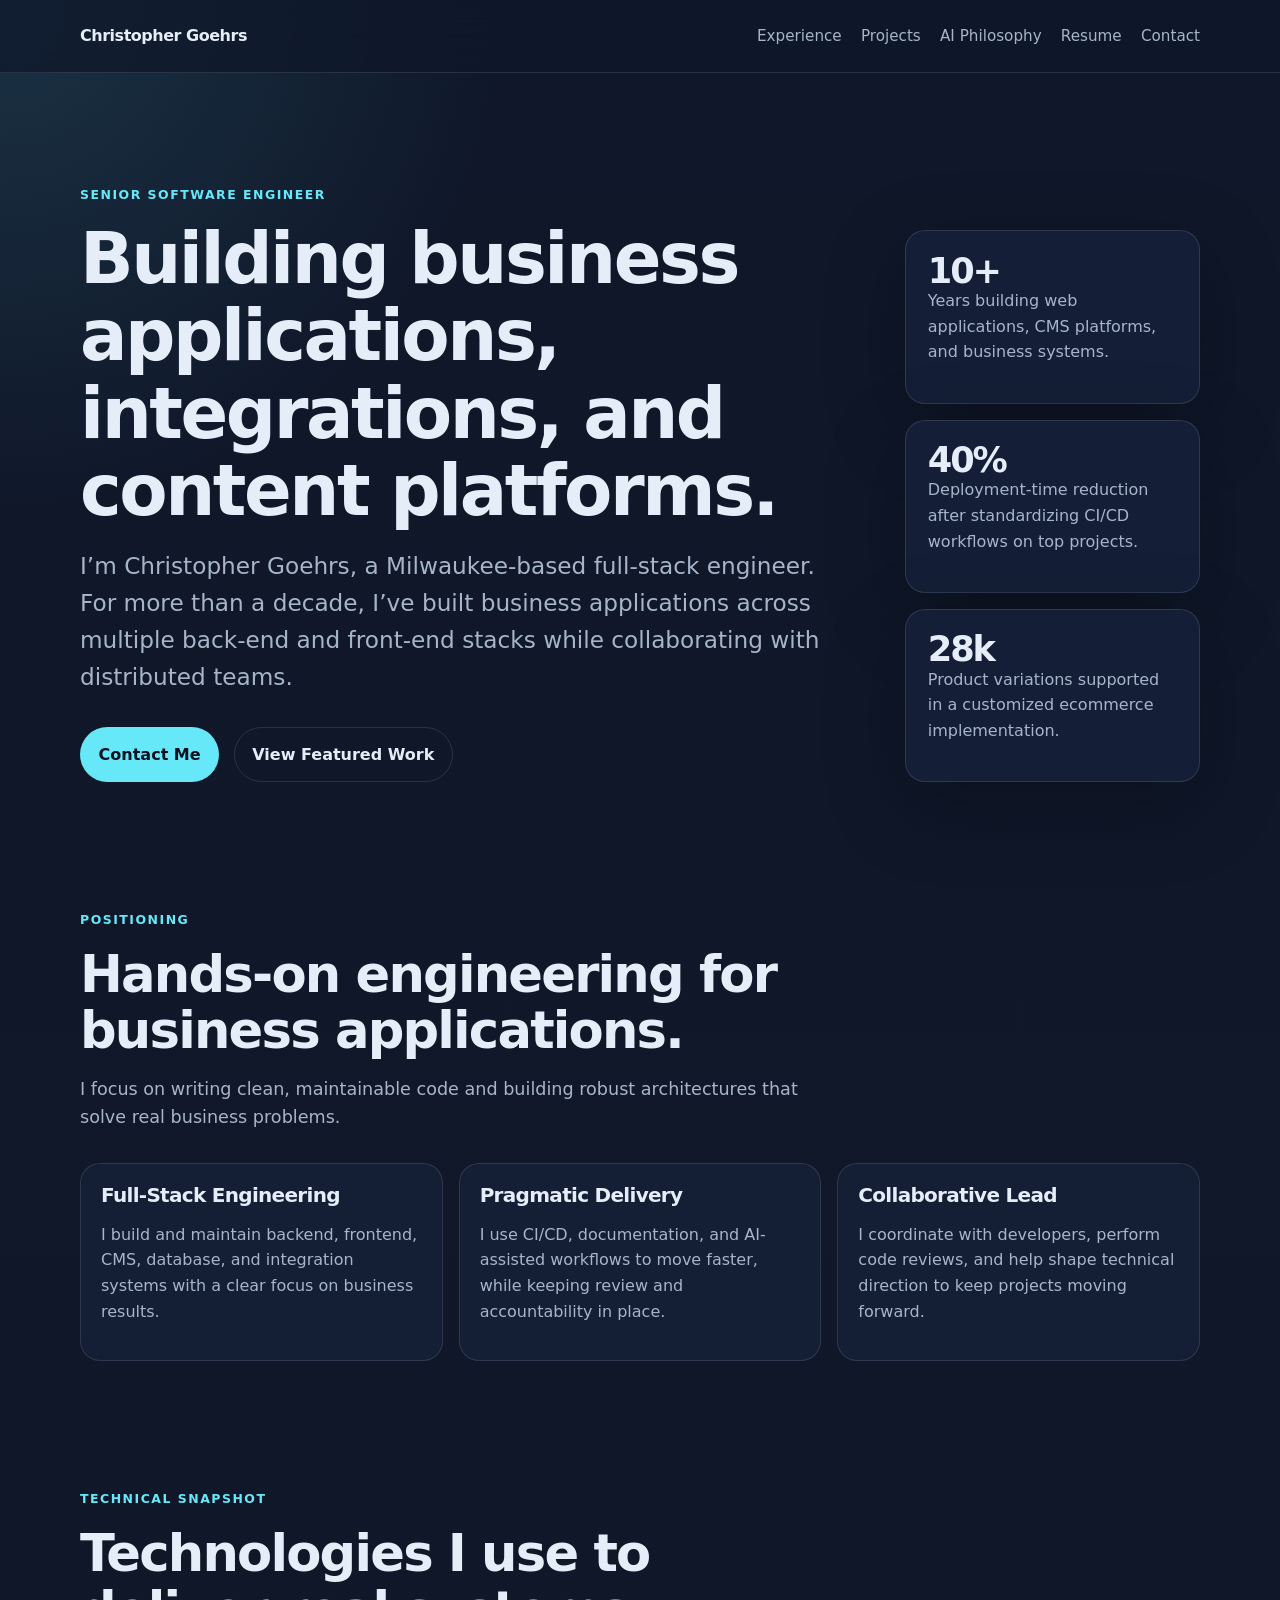
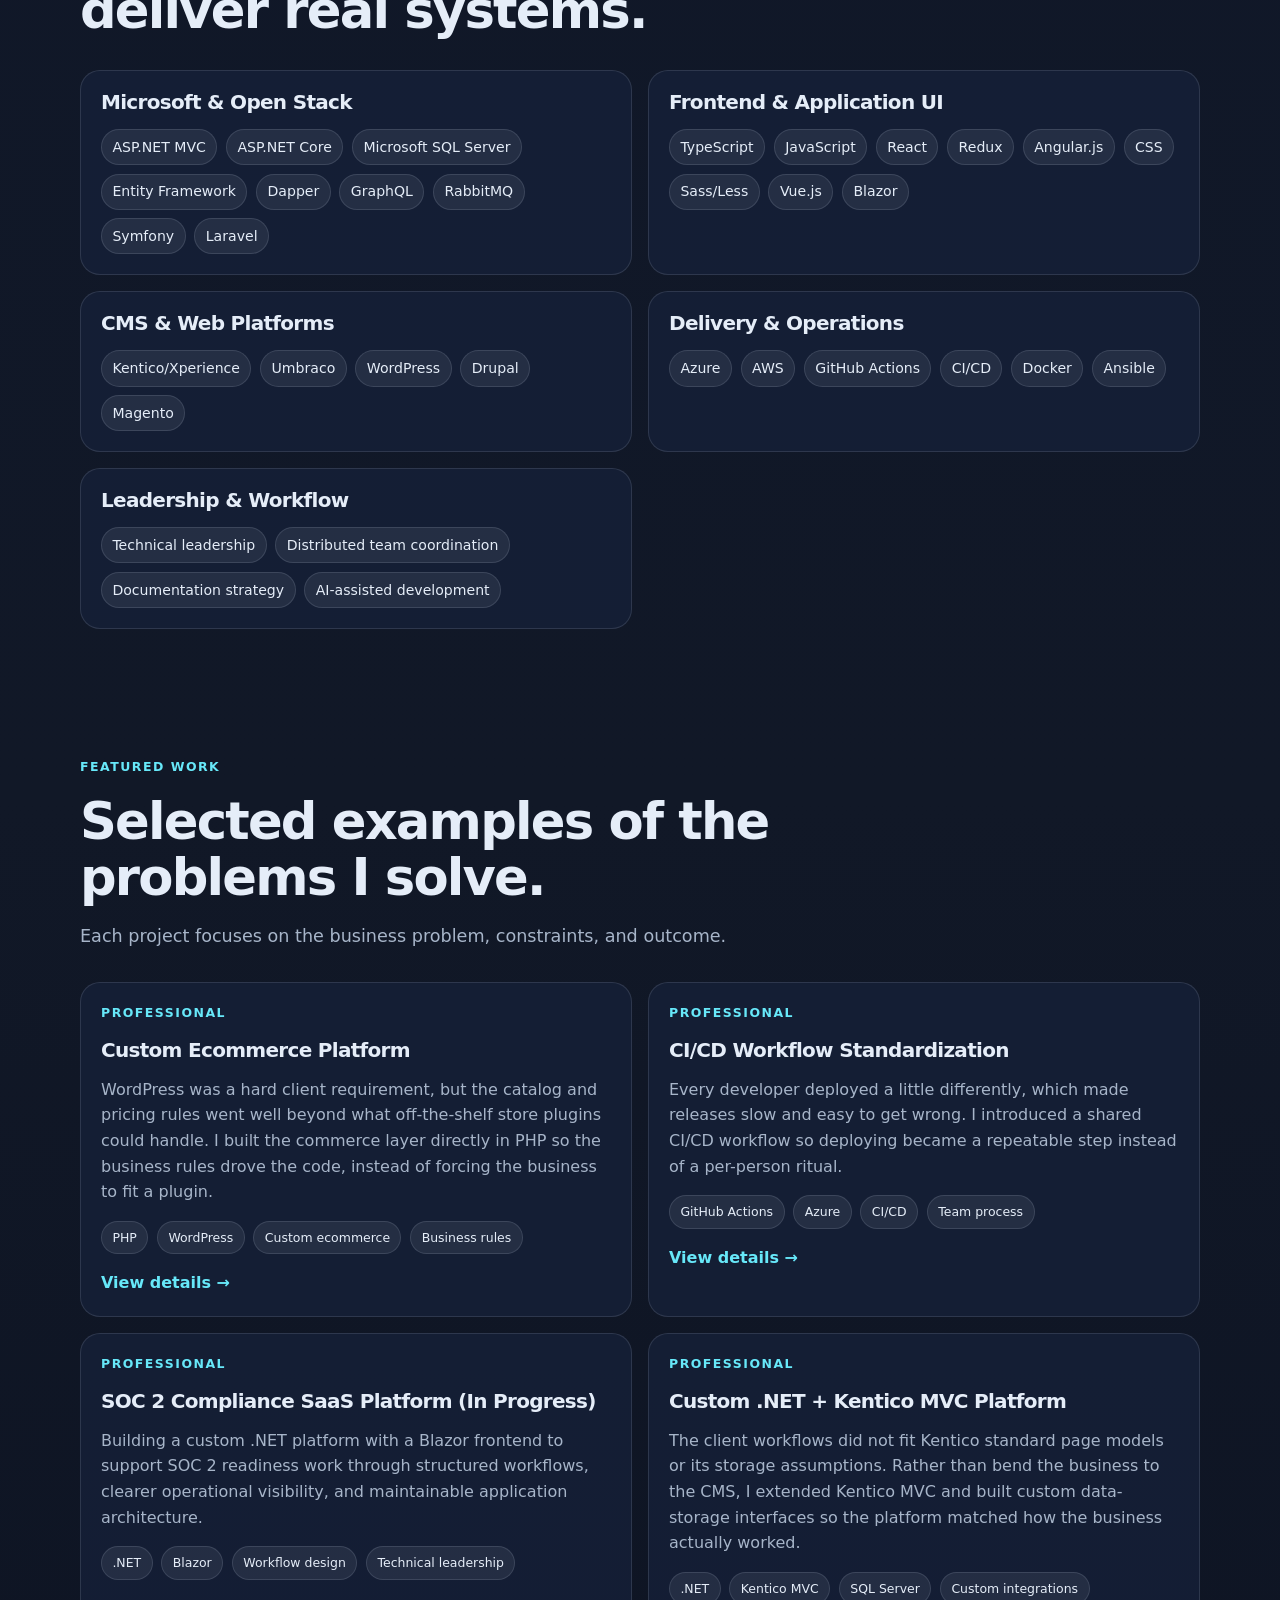
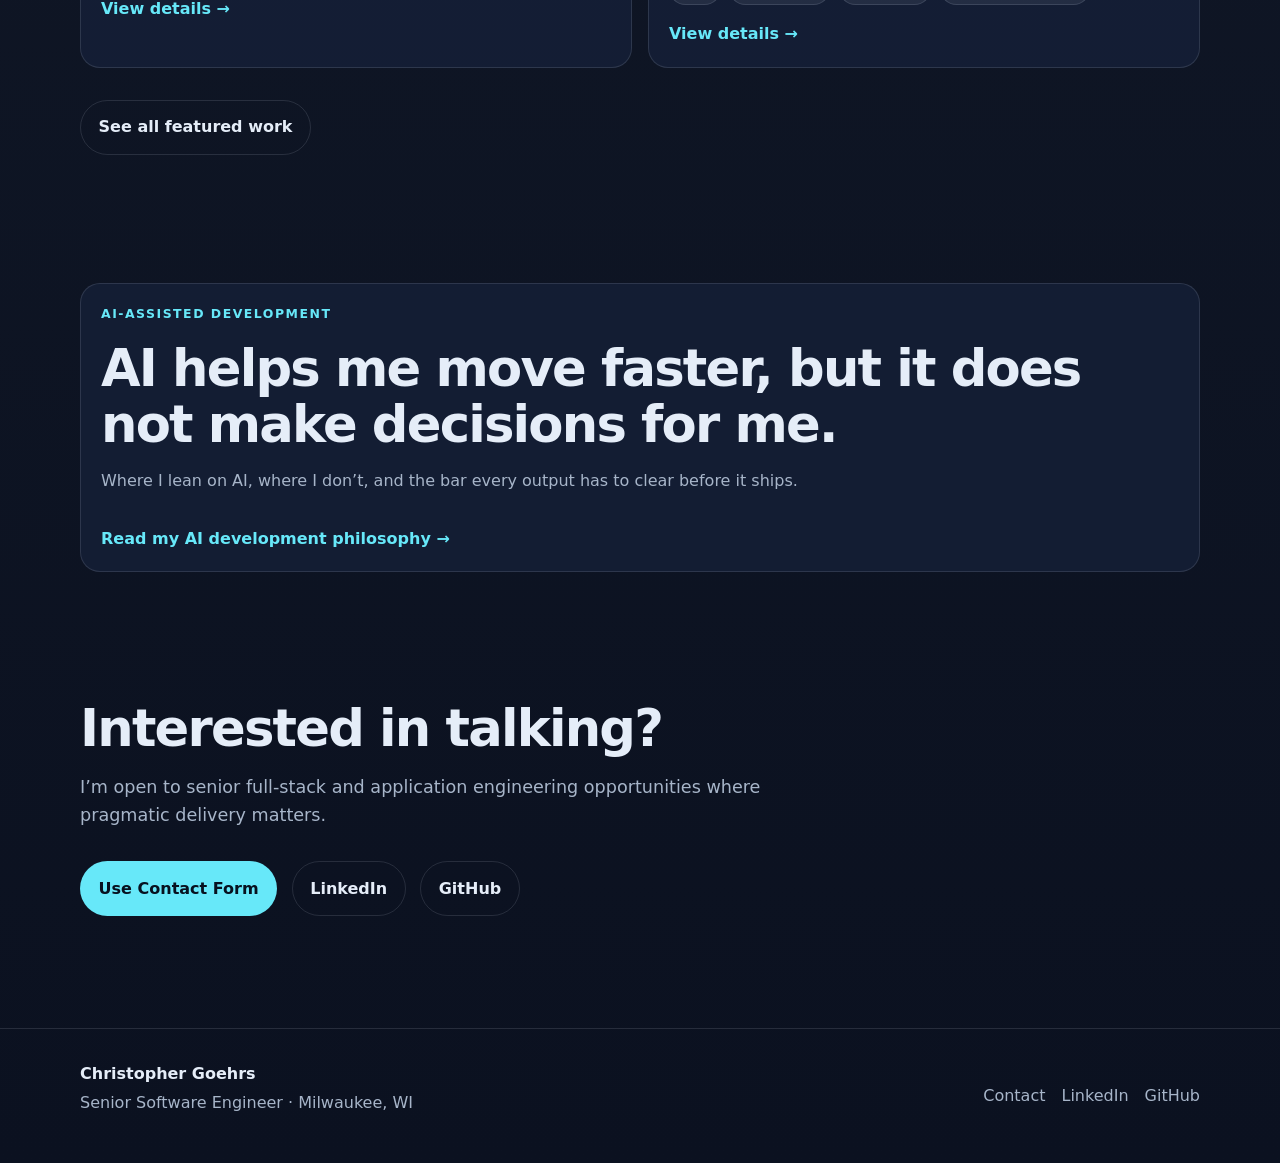
<file: index.html>
<!DOCTYPE html><html lang="en"> <head><meta charset="UTF-8"><meta name="viewport" content="width=device-width, initial-scale=1"><meta name="generator" content="Astro v6.4.4"><title>Christopher Goehrs — Senior Software Engineer</title><meta name="description" content="Christopher Goehrs is a Milwaukee-based senior software engineer with 10+ years of experience across .NET, PHP, React, and CMS platforms — building business-critical applications and integrations."><meta name="author" content="Christopher Goehrs"><meta name="robots" content="index, follow, max-image-preview:large, max-snippet:-1, max-video-preview:-1"><meta name="theme-color" content="#0f172a"><link rel="canonical" href="https://www.christophergoehrs.com/"><!-- Icons --><link rel="icon" type="image/svg+xml" href="/favicon.svg"><link rel="icon" type="image/png" href="/favicon.png"><link rel="apple-touch-icon" href="/favicon.png"><!-- Open Graph --><meta property="og:type" content="website"><meta property="og:site_name" content="Christopher Goehrs"><meta property="og:title" content="Christopher Goehrs — Senior Software Engineer"><meta property="og:description" content="Christopher Goehrs is a Milwaukee-based senior software engineer with 10+ years of experience across .NET, PHP, React, and CMS platforms — building business-critical applications and integrations."><meta property="og:url" content="https://www.christophergoehrs.com/"><meta property="og:locale" content="en_US"><meta property="og:image" content="https://www.christophergoehrs.com/og.png"><meta property="og:image:width" content="1200"><meta property="og:image:height" content="630"><meta property="og:image:alt" content="Christopher Goehrs — Senior Software Engineer"><!-- Twitter / X --><meta name="twitter:card" content="summary_large_image"><meta name="twitter:title" content="Christopher Goehrs — Senior Software Engineer"><meta name="twitter:description" content="Christopher Goehrs is a Milwaukee-based senior software engineer with 10+ years of experience across .NET, PHP, React, and CMS platforms — building business-critical applications and integrations."><meta name="twitter:image" content="https://www.christophergoehrs.com/og.png"><meta name="twitter:image:alt" content="Christopher Goehrs — Senior Software Engineer"><script type="application/ld+json">[{"@context":"https://schema.org","@type":"Person","name":"Christopher Goehrs","jobTitle":"Senior Software Engineer","url":"https://www.christophergoehrs.com/","image":"https://www.christophergoehrs.com/og.png","address":{"@type":"PostalAddress","addressLocality":"Milwaukee","addressRegion":"WI","addressCountry":"US"},"sameAs":["https://www.linkedin.com/in/christophergoehrs","https://github.com/chris-goehrs"]},{"@context":"https://schema.org","@type":"WebSite","name":"Christopher Goehrs","url":"https://www.christophergoehrs.com/","description":"Christopher Goehrs is a Milwaukee-based senior software engineer with 10+ years of experience across .NET, PHP, React, and CMS platforms — building business-critical applications and integrations."}]</script><style>:root{--bg: #0f172a;--bg-soft: #111c33;--surface: #17223b;--surface-2: #1d2a45;--text: #e5edf8;--muted: #a7b5c9;--faint: #718098;--accent: #67e8f9;--accent-2: #a7f3d0;--border: rgba(229, 237, 248, .12);--shadow: 0 24px 80px rgba(0, 0, 0, .28);--max-width: 1120px;color-scheme:dark;font-family:Inter,ui-sans-serif,system-ui,-apple-system,BlinkMacSystemFont,Segoe UI,sans-serif}*{box-sizing:border-box}html{scroll-behavior:smooth}body{margin:0;background:radial-gradient(circle at top left,rgba(103,232,249,.13),transparent 32rem),linear-gradient(180deg,#0f172a,#111827 55%,#0b1120);color:var(--text);line-height:1.6}a{color:inherit;text-decoration:none}a:hover{color:var(--accent)}p{color:var(--muted);margin:0 0 1rem}h1,h2,h3{line-height:1.1;margin:0 0 1rem;letter-spacing:-.035em}h1{font-size:clamp(2.8rem,7vw,5.8rem);max-width:980px}h2{font-size:clamp(2rem,4vw,3.4rem)}h3{font-size:1.25rem}ul{color:var(--muted);padding-left:1.2rem}li+li{margin-top:.45rem}.container{width:min(100% - 2rem,var(--max-width));margin-inline:auto}.skip-link{position:absolute;left:1rem;top:-10rem;padding:.75rem 1rem;background:var(--accent);color:#07111f;border-radius:.5rem;z-index:10}.skip-link:focus{top:1rem}.site-header{position:sticky;top:0;z-index:5;backdrop-filter:blur(20px);background:#0f172abd;border-bottom:1px solid var(--border)}.nav{display:flex;align-items:center;justify-content:space-between;min-height:72px;gap:1rem}.brand{font-weight:800;letter-spacing:-.03em}.nav-links{display:flex;align-items:center;gap:1.2rem;color:var(--muted);font-size:.95rem}.hero{padding:7rem 0 4rem}.hero-grid{display:grid;grid-template-columns:minmax(0,1.45fr) minmax(280px,.55fr);gap:3rem;align-items:end}.hero-kicker,.eyebrow{color:var(--accent);font-weight:800;text-transform:uppercase;letter-spacing:.12em;font-size:.78rem}.hero h1{font-size:clamp(2.2rem,5.5vw,4.4rem);max-width:18ch;text-wrap:balance}.hero-subtitle{font-size:clamp(1.15rem,2.2vw,1.45rem);max-width:760px}.hero-actions,.button-row{display:flex;gap:.9rem;flex-wrap:wrap;margin-top:2rem}.button{display:inline-flex;align-items:center;justify-content:center;padding:.85rem 1.1rem;border-radius:999px;background:var(--accent);color:#07111f;font-weight:800;border:1px solid transparent}.button.secondary{background:transparent;color:var(--text);border-color:var(--border)}.button:hover{color:#07111f;transform:translateY(-1px)}.button.secondary:hover{color:var(--accent);border-color:#67e8f980}.stat-card{background:#17223bd1;border:1px solid var(--border);border-radius:1.25rem;padding:1.35rem;box-shadow:var(--shadow)}.stat-card strong{display:block;font-size:2.2rem;line-height:1;letter-spacing:-.06em}.stat-card+.stat-card{margin-top:1rem}.section{padding:4rem 0}.section-header{max-width:760px;margin-bottom:2rem}.section-description{font-size:1.1rem}.grid-2{display:grid;grid-template-columns:repeat(2,minmax(0,1fr));gap:1rem}.grid-3{display:grid;grid-template-columns:repeat(3,minmax(0,1fr));gap:1rem}.card,.project-card,.skill-group,.callout{background:#17223bb8;border:1px solid var(--border);border-radius:1.25rem;padding:1.25rem}.card.highlight{background:linear-gradient(135deg,#67e8f91f,#a7f3d014)}.skill-grid{display:grid;grid-template-columns:repeat(2,minmax(0,1fr));gap:1rem}.tag-list{list-style:none;display:flex;flex-wrap:wrap;gap:.55rem;padding:0;margin:1rem 0 0}.tag-list li{margin:0;padding:.36rem .65rem;border-radius:999px;background:#e5edf814;color:var(--text);border:1px solid var(--border);font-size:.88rem}.tag-list.compact li{font-size:.78rem}.project-grid{display:grid;grid-template-columns:repeat(2,minmax(0,1fr));gap:1rem}.text-link{display:inline-flex;margin-top:1rem;font-weight:800;color:var(--accent)}.timeline{display:grid;gap:1.25rem}.timeline-item{display:grid;grid-template-columns:220px minmax(0,1fr);gap:1.25rem;padding-bottom:1.25rem;border-bottom:1px solid var(--border)}.timeline-meta{color:var(--accent-2);font-weight:700}.company{color:var(--text);font-weight:800;margin-top:-.5rem}.featured-clients{margin:0 0 1rem;padding:.8rem 1rem;border:1px solid var(--border);border-radius:.9rem;background:#17223b8a}.featured-clients-title{margin:0 0 .55rem;color:var(--accent);font-size:.78rem;font-weight:800;letter-spacing:.1em;text-transform:uppercase}.featured-client-list{margin:0;padding:0;list-style:none;display:flex;flex-wrap:wrap;gap:.5rem}.featured-client-list li{margin:0;padding:.22rem .6rem;border-radius:999px;border:1px solid var(--border);background:#e5edf80f;color:var(--text);font-size:.86rem}.resume-block{border-bottom:1px solid var(--border);padding:2rem 0}.resume-block:first-child{padding-top:0}.contact-panel{display:grid;gap:1rem;max-width:820px}.contact-form{display:grid;gap:1rem;padding:1.25rem;border:1px solid var(--border);border-radius:1rem;background:#17223bb8}.form-row{display:grid;gap:.45rem}.form-row label{color:var(--text);font-weight:700;font-size:.95rem}.form-row input,.form-row textarea{width:100%;padding:.75rem;border-radius:.7rem;border:1px solid var(--border);background:#0f172ac2;color:var(--text);font:inherit}.form-row textarea{resize:vertical}.form-row input:focus,.form-row textarea:focus{outline:2px solid rgba(103,232,249,.55);outline-offset:1px}.contact-links{display:grid;gap:1rem}.contact-link{display:flex;justify-content:space-between;gap:1rem;padding:1rem;border:1px solid var(--border);border-radius:1rem;background:#17223bb8}.contact-link span{color:var(--muted)}.visually-hidden{position:absolute;width:1px;height:1px;padding:0;margin:-1px;overflow:hidden;clip:rect(0,0,0,0);white-space:nowrap;border:0}.site-footer{border-top:1px solid var(--border);padding:2rem 0;margin-top:3rem}.footer-grid{display:flex;justify-content:space-between;gap:1rem;align-items:center}.footer-name{color:var(--text);font-weight:800;margin-bottom:.2rem}.footer-links{display:flex;gap:1rem;color:var(--muted)}@media(max-width:860px){.hero-grid,.grid-2,.grid-3,.skill-grid,.project-grid,.timeline-item{grid-template-columns:1fr}.nav{align-items:flex-start;flex-direction:column;padding:1rem 0}.nav-links{flex-wrap:wrap;gap:.75rem 1rem}.hero{padding-top:4rem}.footer-grid{align-items:flex-start;flex-direction:column}}@media print{.site-header,.site-footer,.hero-actions,.button-row{display:none}body{background:#fff;color:#111}p,ul,li{color:#333}.card,.project-card,.skill-group,.callout{border-color:#ddd;background:#fff}}
</style></head> <body> <a class="skip-link" href="#content">Skip to content</a> <header class="site-header"> <nav class="nav container" aria-label="Primary navigation"> <a class="brand" href="/">Christopher Goehrs</a> <div class="nav-links"> <a href="/experience/">Experience</a><a href="/projects/">Projects</a><a href="/ai-philosophy/">AI Philosophy</a><a href="/resume/">Resume</a><a href="/contact/">Contact</a> </div> </nav> </header> <main id="content">  <section class="hero"> <div class="container hero-grid"> <div> <p class="hero-kicker">Senior Software Engineer</p> <h1>Building business applications, integrations, and content platforms.</h1> <p class="hero-subtitle">
I’m Christopher Goehrs, a Milwaukee-based full-stack engineer. For more than a decade, I’ve built business applications across multiple back-end and front-end stacks while collaborating with distributed teams.
</p> <div class="hero-actions"> <a class="button" href="/contact/">Contact Me</a> <a class="button secondary" href="/projects/">View Featured Work</a> </div> </div> <aside aria-label="Career highlights"> <div class="stat-card"> <strong>10+</strong> <p>Years building web applications, CMS platforms, and business systems.</p> </div> <div class="stat-card"> <strong>40%</strong> <p>Deployment-time reduction after standardizing CI/CD workflows on top projects.</p> </div> <div class="stat-card"> <strong>28k</strong> <p>Product variations supported in a customized ecommerce implementation.</p> </div> </aside> </div> </section> <section class="section"> <div class="container"> <div class="section-header"> <p class="eyebrow">Positioning</p> <h2>Hands-on engineering for business applications.</h2> <p class="section-description">I focus on writing clean, maintainable code and building robust architectures that solve real business problems.</p> </div> <div class="grid-3"> <article class="card "> <h3>Full-Stack Engineering</h3>  <p>I build and maintain backend, frontend, CMS, database, and integration systems with a clear focus on business results.</p>  </article> <article class="card "> <h3>Pragmatic Delivery</h3>  <p>I use CI/CD, documentation, and AI-assisted workflows to move faster, while keeping review and accountability in place.</p>  </article> <article class="card "> <h3>Collaborative Lead</h3>  <p>I coordinate with developers, perform code reviews, and help shape technical direction to keep projects moving forward.</p>  </article> </div> </div> </section> <section class="section"> <div class="container"> <div class="section-header"> <p class="eyebrow">Technical Snapshot</p> <h2>Technologies I use to deliver real systems.</h2>  </div> <div class="skill-grid"> <section class="skill-group"> <h3>Microsoft &amp; Open Stack</h3> <ul class="tag-list"> <li>ASP.NET MVC</li><li>ASP.NET Core</li><li>Microsoft SQL Server</li><li>Entity Framework</li><li>Dapper</li><li>GraphQL</li><li>RabbitMQ</li><li>Symfony</li><li>Laravel</li> </ul> </section><section class="skill-group"> <h3>Frontend &amp; Application UI</h3> <ul class="tag-list"> <li>TypeScript</li><li>JavaScript</li><li>React</li><li>Redux</li><li>Angular.js</li><li>CSS</li><li>Sass/Less</li><li>Vue.js</li><li>Blazor</li> </ul> </section><section class="skill-group"> <h3>CMS &amp; Web Platforms</h3> <ul class="tag-list"> <li>Kentico/Xperience</li><li>Umbraco</li><li>WordPress</li><li>Drupal</li><li>Magento</li> </ul> </section><section class="skill-group"> <h3>Delivery &amp; Operations</h3> <ul class="tag-list"> <li>Azure</li><li>AWS</li><li>GitHub Actions</li><li>CI/CD</li><li>Docker</li><li>Ansible</li> </ul> </section><section class="skill-group"> <h3>Leadership &amp; Workflow</h3> <ul class="tag-list"> <li>Technical leadership</li><li>Distributed team coordination</li><li>Documentation strategy</li><li>AI-assisted development</li> </ul> </section> </div> </div> </section> <section class="section"> <div class="container"> <div class="section-header"> <p class="eyebrow">Featured Work</p> <h2>Selected examples of the problems I solve.</h2> <p class="section-description">Each project focuses on the business problem, constraints, and outcome.</p> </div> <div class="project-grid"> <article class="project-card"> <p class="eyebrow">Professional</p> <h3>Custom Ecommerce Platform</h3> <p>WordPress was a hard client requirement, but the catalog and pricing rules went well beyond what off-the-shelf store plugins could handle. I built the commerce layer directly in PHP so the business rules drove the code, instead of forcing the business to fit a plugin.</p> <ul class="tag-list compact"> <li>PHP</li><li>WordPress</li><li>Custom ecommerce</li><li>Business rules</li> </ul> <a class="text-link" href="/projects/#custom-ecommerce-platform">View details →</a> </article><article class="project-card"> <p class="eyebrow">Professional</p> <h3>CI/CD Workflow Standardization</h3> <p>Every developer deployed a little differently, which made releases slow and easy to get wrong. I introduced a shared CI/CD workflow so deploying became a repeatable step instead of a per-person ritual.</p> <ul class="tag-list compact"> <li>GitHub Actions</li><li>Azure</li><li>CI/CD</li><li>Team process</li> </ul> <a class="text-link" href="/projects/#delivery-workflow-standardization">View details →</a> </article><article class="project-card"> <p class="eyebrow">Professional</p> <h3>SOC 2 Compliance SaaS Platform (In Progress)</h3> <p>Building a custom .NET platform with a Blazor frontend to support SOC 2 readiness work through structured workflows, clearer operational visibility, and maintainable application architecture.</p> <ul class="tag-list compact"> <li>.NET</li><li>Blazor</li><li>Workflow design</li><li>Technical leadership</li> </ul> <a class="text-link" href="/projects/#soc2-compliance-saas-platform">View details →</a> </article><article class="project-card"> <p class="eyebrow">Professional</p> <h3>Custom .NET + Kentico MVC Platform</h3> <p>The client workflows did not fit Kentico standard page models or its storage assumptions. Rather than bend the business to the CMS, I extended Kentico MVC and built custom data-storage interfaces so the platform matched how the business actually worked.</p> <ul class="tag-list compact"> <li>.NET</li><li>Kentico MVC</li><li>SQL Server</li><li>Custom integrations</li> </ul> <a class="text-link" href="/projects/#custom-dotnet-kentico-mvc-platform">View details →</a> </article> </div> <div class="button-row"> <a class="button secondary" href="/projects/">See all featured work</a> </div> </div> </section> <section class="section"> <div class="container"> <div class="callout"> <p class="eyebrow">AI-Assisted Development</p> <h2>AI helps me move faster, but it does not make decisions for me.</h2> <p>
Where I lean on AI, where I don’t, and the bar every output has to clear before it ships.
</p> <a class="text-link" href="/ai-philosophy/">Read my AI development philosophy →</a> </div> </div> </section> <section class="section"> <div class="container"> <div class="section-header">  <h2>Interested in talking?</h2> <p class="section-description">I’m open to senior full-stack and application engineering opportunities where pragmatic delivery matters.</p> </div> <div class="button-row"> <a class="button" href="/contact/">Use Contact Form</a> <a class="button secondary" href="https://www.linkedin.com/in/christophergoehrs">LinkedIn</a> <a class="button secondary" href="https://github.com/chris-goehrs">GitHub</a> </div> </div> </section>  </main> <footer class="site-footer"> <div class="container footer-grid"> <div> <p class="footer-name">Christopher Goehrs</p> <p>Senior Software Engineer · Milwaukee, WI</p> </div> <div class="footer-links"> <a href="/contact/">Contact</a> <a href="https://www.linkedin.com/in/christophergoehrs">LinkedIn</a> <a href="https://github.com/chris-goehrs">GitHub</a> </div> </div> </footer> <!-- Cloudflare Web Analytics --> <script defer src="https://static.cloudflareinsights.com/beacon.min.js" data-cf-beacon="{&quot;token&quot;: &quot;e074c4841d0c48ebb62744254d45842e&quot;}"></script> <!-- End Cloudflare Web Analytics --> </body></html>
</file>
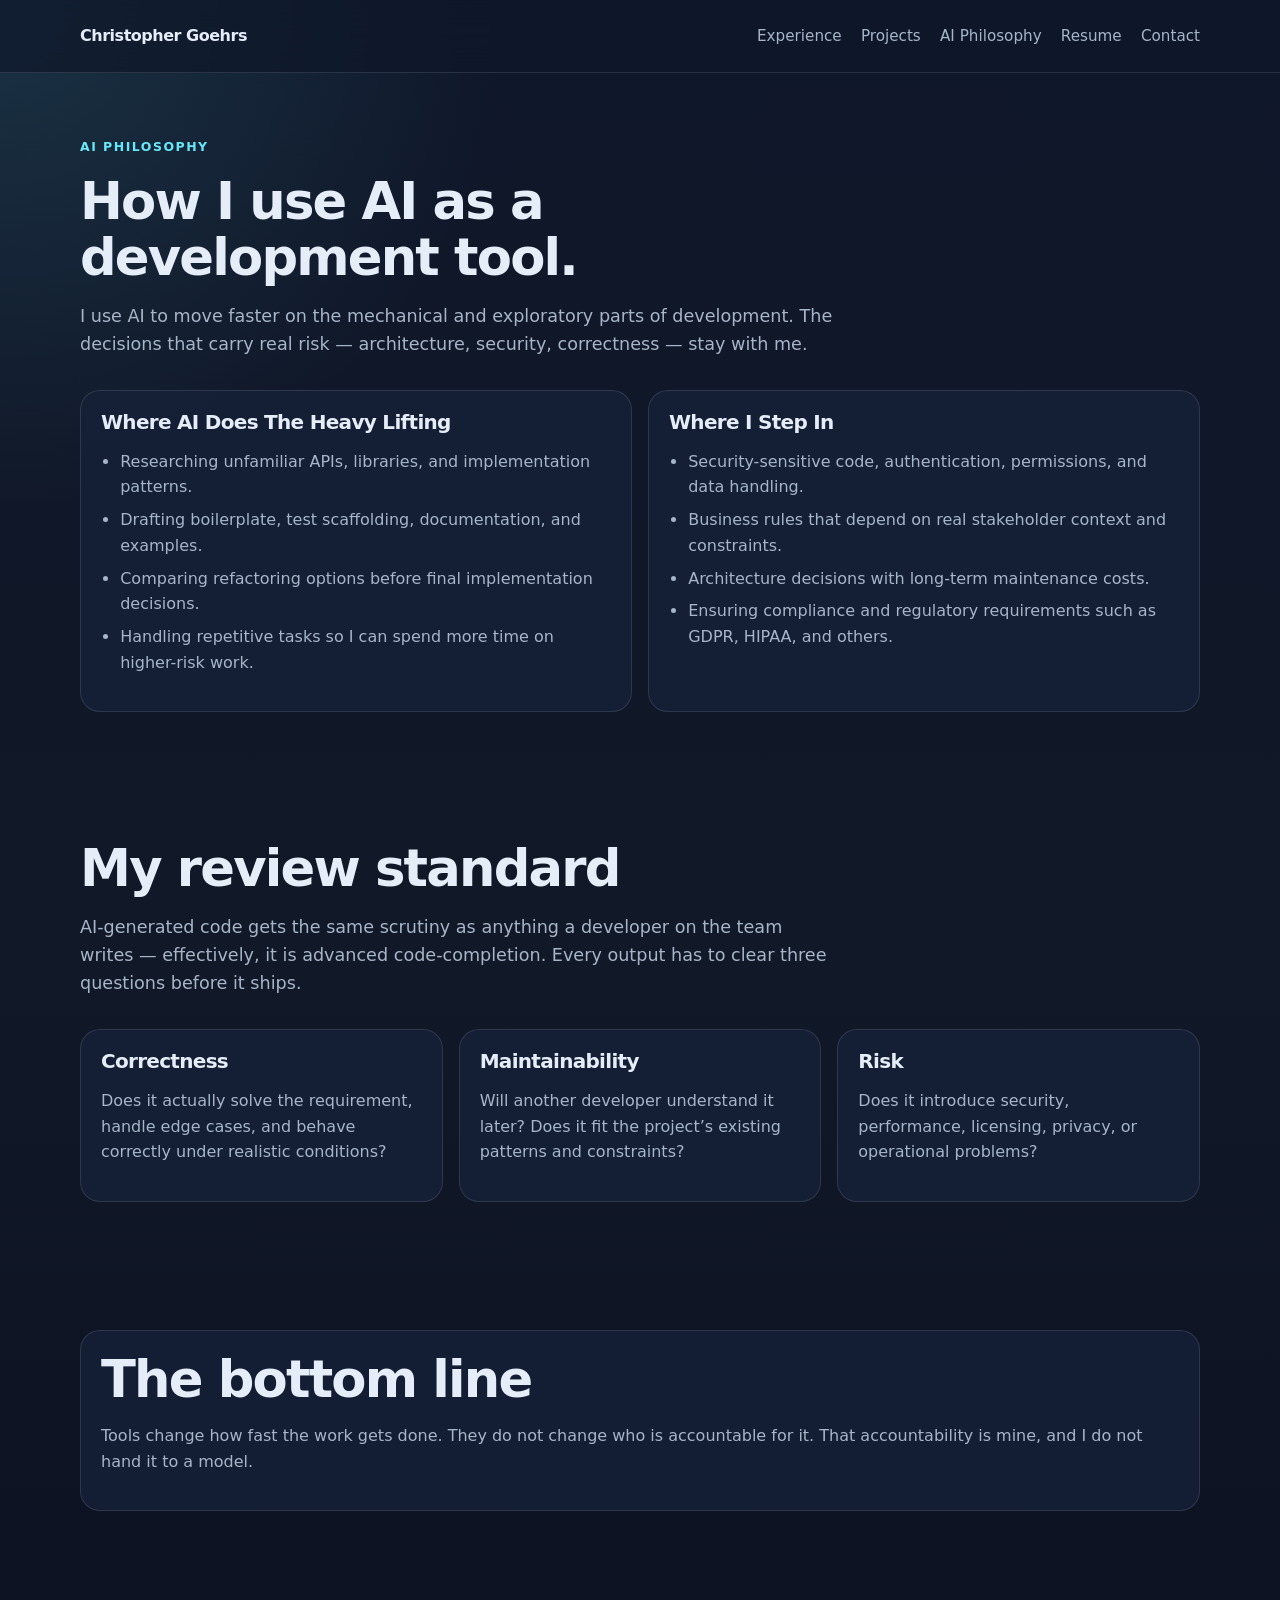
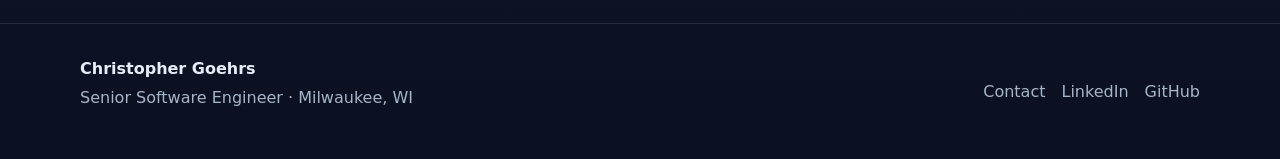
<file: ai-philosophy/index.html>
<!DOCTYPE html><html lang="en"> <head><meta charset="UTF-8"><meta name="viewport" content="width=device-width, initial-scale=1"><meta name="generator" content="Astro v6.4.4"><title>AI Development Philosophy — Christopher Goehrs</title><meta name="description" content="How I use AI in software development: where it accelerates the work, where human judgment stays in control, and the correctness, maintainability, and risk bar every output must clear before it ships."><meta name="author" content="Christopher Goehrs"><meta name="robots" content="index, follow, max-image-preview:large, max-snippet:-1, max-video-preview:-1"><meta name="theme-color" content="#0f172a"><link rel="canonical" href="https://www.christophergoehrs.com/ai-philosophy/"><!-- Icons --><link rel="icon" type="image/svg+xml" href="/favicon.svg"><link rel="icon" type="image/png" href="/favicon.png"><link rel="apple-touch-icon" href="/favicon.png"><!-- Open Graph --><meta property="og:type" content="website"><meta property="og:site_name" content="Christopher Goehrs"><meta property="og:title" content="AI Development Philosophy — Christopher Goehrs"><meta property="og:description" content="How I use AI in software development: where it accelerates the work, where human judgment stays in control, and the correctness, maintainability, and risk bar every output must clear before it ships."><meta property="og:url" content="https://www.christophergoehrs.com/ai-philosophy/"><meta property="og:locale" content="en_US"><meta property="og:image" content="https://www.christophergoehrs.com/og.png"><meta property="og:image:width" content="1200"><meta property="og:image:height" content="630"><meta property="og:image:alt" content="Christopher Goehrs — Senior Software Engineer"><!-- Twitter / X --><meta name="twitter:card" content="summary_large_image"><meta name="twitter:title" content="AI Development Philosophy — Christopher Goehrs"><meta name="twitter:description" content="How I use AI in software development: where it accelerates the work, where human judgment stays in control, and the correctness, maintainability, and risk bar every output must clear before it ships."><meta name="twitter:image" content="https://www.christophergoehrs.com/og.png"><meta name="twitter:image:alt" content="Christopher Goehrs — Senior Software Engineer"><script type="application/ld+json">[{"@context":"https://schema.org","@type":"Person","name":"Christopher Goehrs","jobTitle":"Senior Software Engineer","url":"https://www.christophergoehrs.com/","image":"https://www.christophergoehrs.com/og.png","address":{"@type":"PostalAddress","addressLocality":"Milwaukee","addressRegion":"WI","addressCountry":"US"},"sameAs":["https://www.linkedin.com/in/christophergoehrs","https://github.com/chris-goehrs"]},{"@context":"https://schema.org","@type":"WebSite","name":"Christopher Goehrs","url":"https://www.christophergoehrs.com/","description":"Christopher Goehrs is a Milwaukee-based senior software engineer with 10+ years of experience across .NET, PHP, React, and CMS platforms — building business-critical applications and integrations."}]</script><style>:root{--bg: #0f172a;--bg-soft: #111c33;--surface: #17223b;--surface-2: #1d2a45;--text: #e5edf8;--muted: #a7b5c9;--faint: #718098;--accent: #67e8f9;--accent-2: #a7f3d0;--border: rgba(229, 237, 248, .12);--shadow: 0 24px 80px rgba(0, 0, 0, .28);--max-width: 1120px;color-scheme:dark;font-family:Inter,ui-sans-serif,system-ui,-apple-system,BlinkMacSystemFont,Segoe UI,sans-serif}*{box-sizing:border-box}html{scroll-behavior:smooth}body{margin:0;background:radial-gradient(circle at top left,rgba(103,232,249,.13),transparent 32rem),linear-gradient(180deg,#0f172a,#111827 55%,#0b1120);color:var(--text);line-height:1.6}a{color:inherit;text-decoration:none}a:hover{color:var(--accent)}p{color:var(--muted);margin:0 0 1rem}h1,h2,h3{line-height:1.1;margin:0 0 1rem;letter-spacing:-.035em}h1{font-size:clamp(2.8rem,7vw,5.8rem);max-width:980px}h2{font-size:clamp(2rem,4vw,3.4rem)}h3{font-size:1.25rem}ul{color:var(--muted);padding-left:1.2rem}li+li{margin-top:.45rem}.container{width:min(100% - 2rem,var(--max-width));margin-inline:auto}.skip-link{position:absolute;left:1rem;top:-10rem;padding:.75rem 1rem;background:var(--accent);color:#07111f;border-radius:.5rem;z-index:10}.skip-link:focus{top:1rem}.site-header{position:sticky;top:0;z-index:5;backdrop-filter:blur(20px);background:#0f172abd;border-bottom:1px solid var(--border)}.nav{display:flex;align-items:center;justify-content:space-between;min-height:72px;gap:1rem}.brand{font-weight:800;letter-spacing:-.03em}.nav-links{display:flex;align-items:center;gap:1.2rem;color:var(--muted);font-size:.95rem}.hero{padding:7rem 0 4rem}.hero-grid{display:grid;grid-template-columns:minmax(0,1.45fr) minmax(280px,.55fr);gap:3rem;align-items:end}.hero-kicker,.eyebrow{color:var(--accent);font-weight:800;text-transform:uppercase;letter-spacing:.12em;font-size:.78rem}.hero h1{font-size:clamp(2.2rem,5.5vw,4.4rem);max-width:18ch;text-wrap:balance}.hero-subtitle{font-size:clamp(1.15rem,2.2vw,1.45rem);max-width:760px}.hero-actions,.button-row{display:flex;gap:.9rem;flex-wrap:wrap;margin-top:2rem}.button{display:inline-flex;align-items:center;justify-content:center;padding:.85rem 1.1rem;border-radius:999px;background:var(--accent);color:#07111f;font-weight:800;border:1px solid transparent}.button.secondary{background:transparent;color:var(--text);border-color:var(--border)}.button:hover{color:#07111f;transform:translateY(-1px)}.button.secondary:hover{color:var(--accent);border-color:#67e8f980}.stat-card{background:#17223bd1;border:1px solid var(--border);border-radius:1.25rem;padding:1.35rem;box-shadow:var(--shadow)}.stat-card strong{display:block;font-size:2.2rem;line-height:1;letter-spacing:-.06em}.stat-card+.stat-card{margin-top:1rem}.section{padding:4rem 0}.section-header{max-width:760px;margin-bottom:2rem}.section-description{font-size:1.1rem}.grid-2{display:grid;grid-template-columns:repeat(2,minmax(0,1fr));gap:1rem}.grid-3{display:grid;grid-template-columns:repeat(3,minmax(0,1fr));gap:1rem}.card,.project-card,.skill-group,.callout{background:#17223bb8;border:1px solid var(--border);border-radius:1.25rem;padding:1.25rem}.card.highlight{background:linear-gradient(135deg,#67e8f91f,#a7f3d014)}.skill-grid{display:grid;grid-template-columns:repeat(2,minmax(0,1fr));gap:1rem}.tag-list{list-style:none;display:flex;flex-wrap:wrap;gap:.55rem;padding:0;margin:1rem 0 0}.tag-list li{margin:0;padding:.36rem .65rem;border-radius:999px;background:#e5edf814;color:var(--text);border:1px solid var(--border);font-size:.88rem}.tag-list.compact li{font-size:.78rem}.project-grid{display:grid;grid-template-columns:repeat(2,minmax(0,1fr));gap:1rem}.text-link{display:inline-flex;margin-top:1rem;font-weight:800;color:var(--accent)}.timeline{display:grid;gap:1.25rem}.timeline-item{display:grid;grid-template-columns:220px minmax(0,1fr);gap:1.25rem;padding-bottom:1.25rem;border-bottom:1px solid var(--border)}.timeline-meta{color:var(--accent-2);font-weight:700}.company{color:var(--text);font-weight:800;margin-top:-.5rem}.featured-clients{margin:0 0 1rem;padding:.8rem 1rem;border:1px solid var(--border);border-radius:.9rem;background:#17223b8a}.featured-clients-title{margin:0 0 .55rem;color:var(--accent);font-size:.78rem;font-weight:800;letter-spacing:.1em;text-transform:uppercase}.featured-client-list{margin:0;padding:0;list-style:none;display:flex;flex-wrap:wrap;gap:.5rem}.featured-client-list li{margin:0;padding:.22rem .6rem;border-radius:999px;border:1px solid var(--border);background:#e5edf80f;color:var(--text);font-size:.86rem}.resume-block{border-bottom:1px solid var(--border);padding:2rem 0}.resume-block:first-child{padding-top:0}.contact-panel{display:grid;gap:1rem;max-width:820px}.contact-form{display:grid;gap:1rem;padding:1.25rem;border:1px solid var(--border);border-radius:1rem;background:#17223bb8}.form-row{display:grid;gap:.45rem}.form-row label{color:var(--text);font-weight:700;font-size:.95rem}.form-row input,.form-row textarea{width:100%;padding:.75rem;border-radius:.7rem;border:1px solid var(--border);background:#0f172ac2;color:var(--text);font:inherit}.form-row textarea{resize:vertical}.form-row input:focus,.form-row textarea:focus{outline:2px solid rgba(103,232,249,.55);outline-offset:1px}.contact-links{display:grid;gap:1rem}.contact-link{display:flex;justify-content:space-between;gap:1rem;padding:1rem;border:1px solid var(--border);border-radius:1rem;background:#17223bb8}.contact-link span{color:var(--muted)}.visually-hidden{position:absolute;width:1px;height:1px;padding:0;margin:-1px;overflow:hidden;clip:rect(0,0,0,0);white-space:nowrap;border:0}.site-footer{border-top:1px solid var(--border);padding:2rem 0;margin-top:3rem}.footer-grid{display:flex;justify-content:space-between;gap:1rem;align-items:center}.footer-name{color:var(--text);font-weight:800;margin-bottom:.2rem}.footer-links{display:flex;gap:1rem;color:var(--muted)}@media(max-width:860px){.hero-grid,.grid-2,.grid-3,.skill-grid,.project-grid,.timeline-item{grid-template-columns:1fr}.nav{align-items:flex-start;flex-direction:column;padding:1rem 0}.nav-links{flex-wrap:wrap;gap:.75rem 1rem}.hero{padding-top:4rem}.footer-grid{align-items:flex-start;flex-direction:column}}@media print{.site-header,.site-footer,.hero-actions,.button-row{display:none}body{background:#fff;color:#111}p,ul,li{color:#333}.card,.project-card,.skill-group,.callout{border-color:#ddd;background:#fff}}
</style></head> <body> <a class="skip-link" href="#content">Skip to content</a> <header class="site-header"> <nav class="nav container" aria-label="Primary navigation"> <a class="brand" href="/">Christopher Goehrs</a> <div class="nav-links"> <a href="/experience/">Experience</a><a href="/projects/">Projects</a><a href="/ai-philosophy/">AI Philosophy</a><a href="/resume/">Resume</a><a href="/contact/">Contact</a> </div> </nav> </header> <main id="content">  <section class="section"> <div class="container"> <div class="section-header"> <p class="eyebrow">AI Philosophy</p> <h2>How I use AI as a development tool.</h2> <p class="section-description">I use AI to move faster on the mechanical and exploratory parts of development. The decisions that carry real risk — architecture, security, correctness — stay with me.</p> </div> <div class="grid-2"> <article class="card "> <h3>Where AI Does The Heavy Lifting</h3>  <ul> <li>Researching unfamiliar APIs, libraries, and implementation patterns.</li> <li>Drafting boilerplate, test scaffolding, documentation, and examples.</li> <li>Comparing refactoring options before final implementation decisions.</li> <li>Handling repetitive tasks so I can spend more time on higher-risk work.</li> </ul>  </article> <article class="card "> <h3>Where I Step In</h3>  <ul> <li>Security-sensitive code, authentication, permissions, and data handling.</li> <li>Business rules that depend on real stakeholder context and constraints.</li> <li>Architecture decisions with long-term maintenance costs.</li> <li>Ensuring compliance and regulatory requirements such as GDPR, HIPAA, and others.</li> </ul>  </article> </div> </div> </section> <section class="section"> <div class="container"> <div class="section-header">  <h2>My review standard</h2> <p class="section-description">AI-generated code gets the same scrutiny as anything a developer on the team writes — effectively, it is advanced code-completion. Every output has to clear three questions before it ships.</p> </div> <div class="grid-3"> <article class="card "> <h3>Correctness</h3>  <p>Does it actually solve the requirement, handle edge cases, and behave correctly under realistic conditions?</p>  </article> <article class="card "> <h3>Maintainability</h3>  <p>Will another developer understand it later? Does it fit the project’s existing patterns and constraints?</p>  </article> <article class="card "> <h3>Risk</h3>  <p>Does it introduce security, performance, licensing, privacy, or operational problems?</p>  </article> </div> </div> </section> <section class="section"> <div class="container"> <div class="callout"> <h2>The bottom line</h2> <p>
Tools change how fast the work gets done. They do not change who is accountable for it. That accountability is mine, and I do not hand it to a model.
</p> </div> </div> </section>  </main> <footer class="site-footer"> <div class="container footer-grid"> <div> <p class="footer-name">Christopher Goehrs</p> <p>Senior Software Engineer · Milwaukee, WI</p> </div> <div class="footer-links"> <a href="/contact/">Contact</a> <a href="https://www.linkedin.com/in/christophergoehrs">LinkedIn</a> <a href="https://github.com/chris-goehrs">GitHub</a> </div> </div> </footer> <!-- Cloudflare Web Analytics --> <script defer src="https://static.cloudflareinsights.com/beacon.min.js" data-cf-beacon="{&quot;token&quot;: &quot;e074c4841d0c48ebb62744254d45842e&quot;}"></script> <!-- End Cloudflare Web Analytics --> </body></html>
</file>
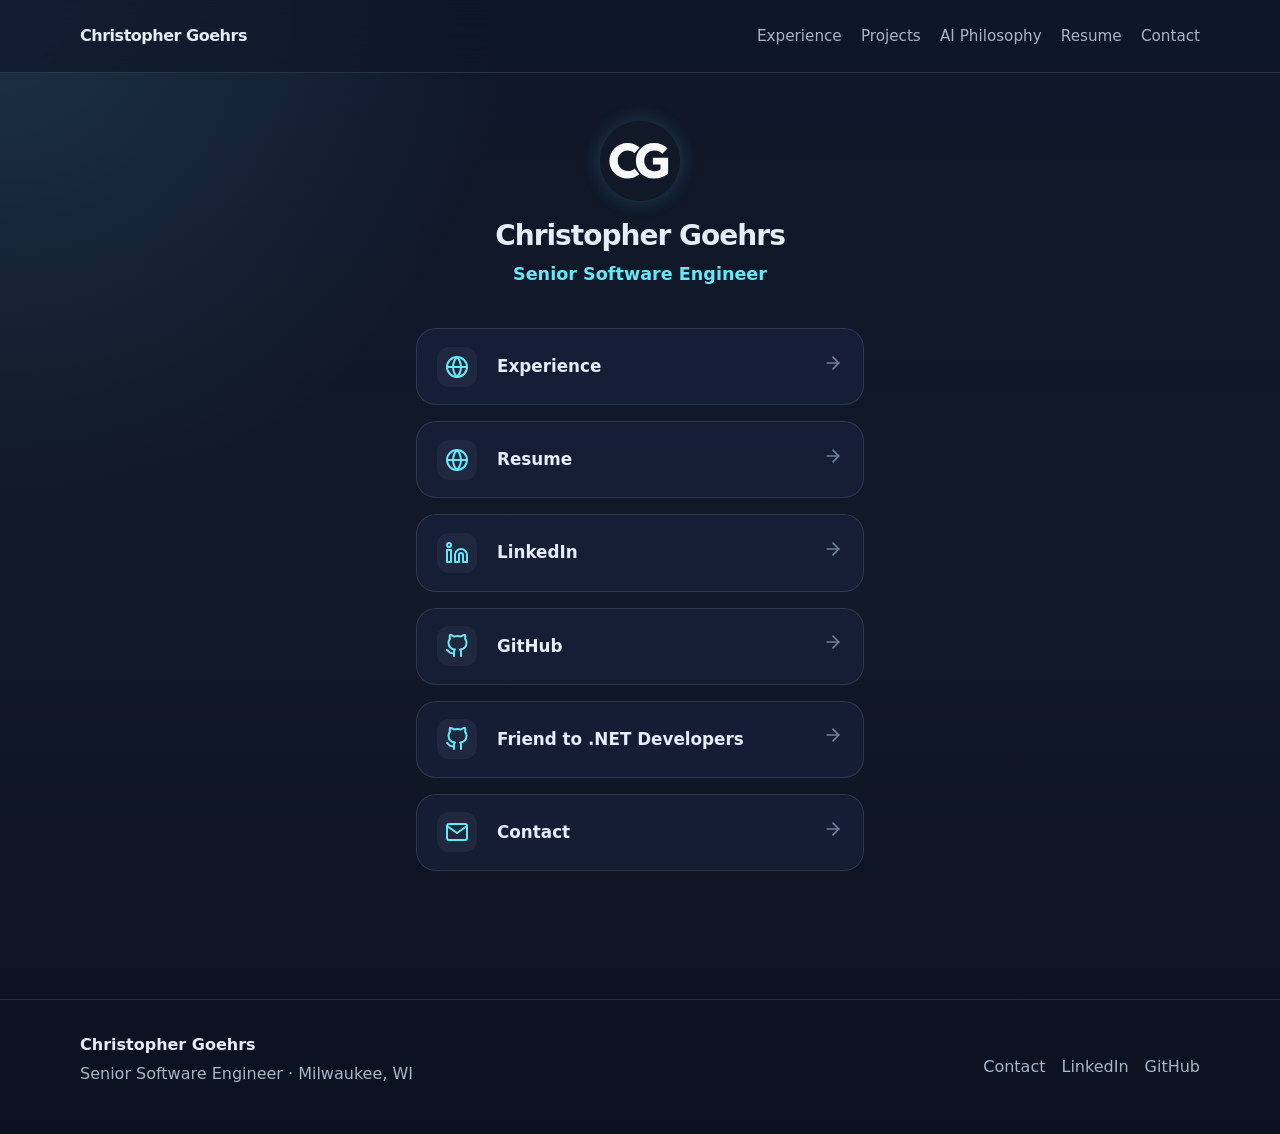
<file: connect/index.html>
<!DOCTYPE html><html lang="en"> <head><meta charset="UTF-8"><meta name="viewport" content="width=device-width, initial-scale=1"><meta name="generator" content="Astro v6.4.4"><title>Connect — Christopher Goehrs</title><meta name="description" content="Christopher Goehrs is a Milwaukee-based senior software engineer with 10+ years of experience across .NET, PHP, React, and CMS platforms — building business-critical applications and integrations."><meta name="author" content="Christopher Goehrs"><meta name="robots" content="noindex, nofollow"><meta name="theme-color" content="#0f172a"><link rel="canonical" href="https://www.christophergoehrs.com/connect/"><!-- Icons --><link rel="icon" type="image/svg+xml" href="/favicon.svg"><link rel="icon" type="image/png" href="/favicon.png"><link rel="apple-touch-icon" href="/favicon.png"><!-- Open Graph --><meta property="og:type" content="website"><meta property="og:site_name" content="Christopher Goehrs"><meta property="og:title" content="Connect — Christopher Goehrs"><meta property="og:description" content="Christopher Goehrs is a Milwaukee-based senior software engineer with 10+ years of experience across .NET, PHP, React, and CMS platforms — building business-critical applications and integrations."><meta property="og:url" content="https://www.christophergoehrs.com/connect/"><meta property="og:locale" content="en_US"><meta property="og:image" content="https://www.christophergoehrs.com/og.png"><meta property="og:image:width" content="1200"><meta property="og:image:height" content="630"><meta property="og:image:alt" content="Christopher Goehrs — Senior Software Engineer"><!-- Twitter / X --><meta name="twitter:card" content="summary_large_image"><meta name="twitter:title" content="Connect — Christopher Goehrs"><meta name="twitter:description" content="Christopher Goehrs is a Milwaukee-based senior software engineer with 10+ years of experience across .NET, PHP, React, and CMS platforms — building business-critical applications and integrations."><meta name="twitter:image" content="https://www.christophergoehrs.com/og.png"><meta name="twitter:image:alt" content="Christopher Goehrs — Senior Software Engineer"><script type="application/ld+json">[{"@context":"https://schema.org","@type":"Person","name":"Christopher Goehrs","jobTitle":"Senior Software Engineer","url":"https://www.christophergoehrs.com/","image":"https://www.christophergoehrs.com/og.png","address":{"@type":"PostalAddress","addressLocality":"Milwaukee","addressRegion":"WI","addressCountry":"US"},"sameAs":["https://www.linkedin.com/in/christophergoehrs","https://github.com/chris-goehrs"]},{"@context":"https://schema.org","@type":"WebSite","name":"Christopher Goehrs","url":"https://www.christophergoehrs.com/","description":"Christopher Goehrs is a Milwaukee-based senior software engineer with 10+ years of experience across .NET, PHP, React, and CMS platforms — building business-critical applications and integrations."}]</script><style>:root{--bg: #0f172a;--bg-soft: #111c33;--surface: #17223b;--surface-2: #1d2a45;--text: #e5edf8;--muted: #a7b5c9;--faint: #718098;--accent: #67e8f9;--accent-2: #a7f3d0;--border: rgba(229, 237, 248, .12);--shadow: 0 24px 80px rgba(0, 0, 0, .28);--max-width: 1120px;color-scheme:dark;font-family:Inter,ui-sans-serif,system-ui,-apple-system,BlinkMacSystemFont,Segoe UI,sans-serif}*{box-sizing:border-box}html{scroll-behavior:smooth}body{margin:0;background:radial-gradient(circle at top left,rgba(103,232,249,.13),transparent 32rem),linear-gradient(180deg,#0f172a,#111827 55%,#0b1120);color:var(--text);line-height:1.6}a{color:inherit;text-decoration:none}a:hover{color:var(--accent)}p{color:var(--muted);margin:0 0 1rem}h1,h2,h3{line-height:1.1;margin:0 0 1rem;letter-spacing:-.035em}h1{font-size:clamp(2.8rem,7vw,5.8rem);max-width:980px}h2{font-size:clamp(2rem,4vw,3.4rem)}h3{font-size:1.25rem}ul{color:var(--muted);padding-left:1.2rem}li+li{margin-top:.45rem}.container{width:min(100% - 2rem,var(--max-width));margin-inline:auto}.skip-link{position:absolute;left:1rem;top:-10rem;padding:.75rem 1rem;background:var(--accent);color:#07111f;border-radius:.5rem;z-index:10}.skip-link:focus{top:1rem}.site-header{position:sticky;top:0;z-index:5;backdrop-filter:blur(20px);background:#0f172abd;border-bottom:1px solid var(--border)}.nav{display:flex;align-items:center;justify-content:space-between;min-height:72px;gap:1rem}.brand{font-weight:800;letter-spacing:-.03em}.nav-links{display:flex;align-items:center;gap:1.2rem;color:var(--muted);font-size:.95rem}.hero{padding:7rem 0 4rem}.hero-grid{display:grid;grid-template-columns:minmax(0,1.45fr) minmax(280px,.55fr);gap:3rem;align-items:end}.hero-kicker,.eyebrow{color:var(--accent);font-weight:800;text-transform:uppercase;letter-spacing:.12em;font-size:.78rem}.hero h1{font-size:clamp(2.2rem,5.5vw,4.4rem);max-width:18ch;text-wrap:balance}.hero-subtitle{font-size:clamp(1.15rem,2.2vw,1.45rem);max-width:760px}.hero-actions,.button-row{display:flex;gap:.9rem;flex-wrap:wrap;margin-top:2rem}.button{display:inline-flex;align-items:center;justify-content:center;padding:.85rem 1.1rem;border-radius:999px;background:var(--accent);color:#07111f;font-weight:800;border:1px solid transparent}.button.secondary{background:transparent;color:var(--text);border-color:var(--border)}.button:hover{color:#07111f;transform:translateY(-1px)}.button.secondary:hover{color:var(--accent);border-color:#67e8f980}.stat-card{background:#17223bd1;border:1px solid var(--border);border-radius:1.25rem;padding:1.35rem;box-shadow:var(--shadow)}.stat-card strong{display:block;font-size:2.2rem;line-height:1;letter-spacing:-.06em}.stat-card+.stat-card{margin-top:1rem}.section{padding:4rem 0}.section-header{max-width:760px;margin-bottom:2rem}.section-description{font-size:1.1rem}.grid-2{display:grid;grid-template-columns:repeat(2,minmax(0,1fr));gap:1rem}.grid-3{display:grid;grid-template-columns:repeat(3,minmax(0,1fr));gap:1rem}.card,.project-card,.skill-group,.callout{background:#17223bb8;border:1px solid var(--border);border-radius:1.25rem;padding:1.25rem}.card.highlight{background:linear-gradient(135deg,#67e8f91f,#a7f3d014)}.skill-grid{display:grid;grid-template-columns:repeat(2,minmax(0,1fr));gap:1rem}.tag-list{list-style:none;display:flex;flex-wrap:wrap;gap:.55rem;padding:0;margin:1rem 0 0}.tag-list li{margin:0;padding:.36rem .65rem;border-radius:999px;background:#e5edf814;color:var(--text);border:1px solid var(--border);font-size:.88rem}.tag-list.compact li{font-size:.78rem}.project-grid{display:grid;grid-template-columns:repeat(2,minmax(0,1fr));gap:1rem}.text-link{display:inline-flex;margin-top:1rem;font-weight:800;color:var(--accent)}.timeline{display:grid;gap:1.25rem}.timeline-item{display:grid;grid-template-columns:220px minmax(0,1fr);gap:1.25rem;padding-bottom:1.25rem;border-bottom:1px solid var(--border)}.timeline-meta{color:var(--accent-2);font-weight:700}.company{color:var(--text);font-weight:800;margin-top:-.5rem}.featured-clients{margin:0 0 1rem;padding:.8rem 1rem;border:1px solid var(--border);border-radius:.9rem;background:#17223b8a}.featured-clients-title{margin:0 0 .55rem;color:var(--accent);font-size:.78rem;font-weight:800;letter-spacing:.1em;text-transform:uppercase}.featured-client-list{margin:0;padding:0;list-style:none;display:flex;flex-wrap:wrap;gap:.5rem}.featured-client-list li{margin:0;padding:.22rem .6rem;border-radius:999px;border:1px solid var(--border);background:#e5edf80f;color:var(--text);font-size:.86rem}.resume-block{border-bottom:1px solid var(--border);padding:2rem 0}.resume-block:first-child{padding-top:0}.contact-panel{display:grid;gap:1rem;max-width:820px}.contact-form{display:grid;gap:1rem;padding:1.25rem;border:1px solid var(--border);border-radius:1rem;background:#17223bb8}.form-row{display:grid;gap:.45rem}.form-row label{color:var(--text);font-weight:700;font-size:.95rem}.form-row input,.form-row textarea{width:100%;padding:.75rem;border-radius:.7rem;border:1px solid var(--border);background:#0f172ac2;color:var(--text);font:inherit}.form-row textarea{resize:vertical}.form-row input:focus,.form-row textarea:focus{outline:2px solid rgba(103,232,249,.55);outline-offset:1px}.contact-links{display:grid;gap:1rem}.contact-link{display:flex;justify-content:space-between;gap:1rem;padding:1rem;border:1px solid var(--border);border-radius:1rem;background:#17223bb8}.contact-link span{color:var(--muted)}.visually-hidden{position:absolute;width:1px;height:1px;padding:0;margin:-1px;overflow:hidden;clip:rect(0,0,0,0);white-space:nowrap;border:0}.site-footer{border-top:1px solid var(--border);padding:2rem 0;margin-top:3rem}.footer-grid{display:flex;justify-content:space-between;gap:1rem;align-items:center}.footer-name{color:var(--text);font-weight:800;margin-bottom:.2rem}.footer-links{display:flex;gap:1rem;color:var(--muted)}@media(max-width:860px){.hero-grid,.grid-2,.grid-3,.skill-grid,.project-grid,.timeline-item{grid-template-columns:1fr}.nav{align-items:flex-start;flex-direction:column;padding:1rem 0}.nav-links{flex-wrap:wrap;gap:.75rem 1rem}.hero{padding-top:4rem}.footer-grid{align-items:flex-start;flex-direction:column}}@media print{.site-header,.site-footer,.hero-actions,.button-row{display:none}body{background:#fff;color:#111}p,ul,li{color:#333}.card,.project-card,.skill-group,.callout{border-color:#ddd;background:#fff}}
.connect-container[data-astro-cid-w6wgfymm]{max-width:480px;margin:0 auto;padding:3rem 1rem 5rem;min-height:calc(100vh - 200px);display:flex;flex-direction:column;align-items:center}.connect-header[data-astro-cid-w6wgfymm]{text-align:center;margin-bottom:2.5rem}.avatar[data-astro-cid-w6wgfymm]{width:80px;height:80px;border-radius:50%;display:flex;align-items:center;justify-content:center;margin:0 auto 1.25rem;box-shadow:0 0 20px #67e8f933;overflow:hidden}.avatar[data-astro-cid-w6wgfymm] img[data-astro-cid-w6wgfymm]{width:100%;height:100%;object-fit:cover}.connect-header[data-astro-cid-w6wgfymm] h1[data-astro-cid-w6wgfymm]{font-size:1.75rem;margin-bottom:.5rem}.connect-header[data-astro-cid-w6wgfymm] p[data-astro-cid-w6wgfymm]{font-size:1.1rem;color:var(--accent);font-weight:600;margin:0}.connect-links[data-astro-cid-w6wgfymm]{width:100%;display:grid;gap:1rem}.connect-link-card[data-astro-cid-w6wgfymm]{display:flex;align-items:center;padding:1.1rem 1.25rem;background:#17223bb3;border:1px solid var(--border);border-radius:1.25rem;transition:all .2s ease;text-decoration:none;color:var(--text)}.connect-link-card[data-astro-cid-w6wgfymm]:hover{background:#17223be6;border-color:var(--accent);transform:translateY(-2px);color:var(--text)}.connect-link-icon[data-astro-cid-w6wgfymm]{width:40px;height:40px;display:flex;align-items:center;justify-content:center;background:#e5edf80d;border-radius:.75rem;margin-right:1.25rem;color:var(--accent);flex-shrink:0}.connect-link-icon[data-astro-cid-w6wgfymm] img[data-astro-cid-w6wgfymm]{object-fit:contain}.connect-link-label[data-astro-cid-w6wgfymm]{font-weight:700;font-size:1.05rem;flex-grow:1}.connect-link-arrow[data-astro-cid-w6wgfymm]{color:var(--faint);transition:transform .2s ease}.connect-link-card[data-astro-cid-w6wgfymm]:hover .connect-link-arrow[data-astro-cid-w6wgfymm]{color:var(--accent);transform:translate(4px)}@media(max-width:480px){.connect-container[data-astro-cid-w6wgfymm]{padding-top:2rem}}
</style></head> <body> <a class="skip-link" href="#content">Skip to content</a> <header class="site-header"> <nav class="nav container" aria-label="Primary navigation"> <a class="brand" href="/">Christopher Goehrs</a> <div class="nav-links"> <a href="/experience/">Experience</a><a href="/projects/">Projects</a><a href="/ai-philosophy/">AI Philosophy</a><a href="/resume/">Resume</a><a href="/contact/">Contact</a> </div> </nav> </header> <main id="content">  <div class="connect-container" data-astro-cid-w6wgfymm> <header class="connect-header" data-astro-cid-w6wgfymm> <div class="avatar" data-astro-cid-w6wgfymm> <img src="/favicon.svg" alt="Christopher Goehrs Logo" width="80" height="80" data-astro-cid-w6wgfymm> </div> <h1 data-astro-cid-w6wgfymm>Christopher Goehrs</h1> <p data-astro-cid-w6wgfymm>Senior Software Engineer</p> </header> <nav class="connect-links" data-astro-cid-w6wgfymm> <a href="/experience/" class="connect-link-card" data-astro-cid-w6wgfymm> <div class="connect-link-icon" data-astro-cid-w6wgfymm> <svg xmlns="http://www.w3.org/2000/svg" width="24" height="24" viewBox="0 0 24 24" fill="none" stroke="currentColor" stroke-width="2" stroke-linecap="round" stroke-linejoin="round"><circle cx="12" cy="12" r="10"/><line x1="2" y1="12" x2="22" y2="12"/><path d="M12 2a15.3 15.3 0 0 1 4 10 15.3 15.3 0 0 1-4 10 15.3 15.3 0 0 1-4-10 15.3 15.3 0 0 1 4-10z"/></svg> </div> <span class="connect-link-label" data-astro-cid-w6wgfymm>Experience</span> <div class="connect-link-arrow" data-astro-cid-w6wgfymm> <svg xmlns="http://www.w3.org/2000/svg" width="20" height="20" viewBox="0 0 24 24" fill="none" stroke="currentColor" stroke-width="2" stroke-linecap="round" stroke-linejoin="round" data-astro-cid-w6wgfymm><line x1="5" y1="12" x2="19" y2="12" data-astro-cid-w6wgfymm></line><polyline points="12 5 19 12 12 19" data-astro-cid-w6wgfymm></polyline></svg> </div> </a><a href="/resume/" class="connect-link-card" data-astro-cid-w6wgfymm> <div class="connect-link-icon" data-astro-cid-w6wgfymm> <svg xmlns="http://www.w3.org/2000/svg" width="24" height="24" viewBox="0 0 24 24" fill="none" stroke="currentColor" stroke-width="2" stroke-linecap="round" stroke-linejoin="round"><circle cx="12" cy="12" r="10"/><line x1="2" y1="12" x2="22" y2="12"/><path d="M12 2a15.3 15.3 0 0 1 4 10 15.3 15.3 0 0 1-4 10 15.3 15.3 0 0 1-4-10 15.3 15.3 0 0 1 4-10z"/></svg> </div> <span class="connect-link-label" data-astro-cid-w6wgfymm>Resume</span> <div class="connect-link-arrow" data-astro-cid-w6wgfymm> <svg xmlns="http://www.w3.org/2000/svg" width="20" height="20" viewBox="0 0 24 24" fill="none" stroke="currentColor" stroke-width="2" stroke-linecap="round" stroke-linejoin="round" data-astro-cid-w6wgfymm><line x1="5" y1="12" x2="19" y2="12" data-astro-cid-w6wgfymm></line><polyline points="12 5 19 12 12 19" data-astro-cid-w6wgfymm></polyline></svg> </div> </a><a href="https://www.linkedin.com/in/christophergoehrs" class="connect-link-card" target="_blank" rel="noopener noreferrer" data-astro-cid-w6wgfymm> <div class="connect-link-icon" data-astro-cid-w6wgfymm> <svg xmlns="http://www.w3.org/2000/svg" width="24" height="24" viewBox="0 0 24 24" fill="none" stroke="currentColor" stroke-width="2" stroke-linecap="round" stroke-linejoin="round"><path d="M16 8a6 6 0 0 1 6 6v7h-4v-7a2 2 0 0 0-2-2 2 2 0 0 0-2 2v7h-4v-7a6 6 0 0 1 6-6z"/><rect x="2" y="9" width="4" height="12"/><circle cx="4" cy="4" r="2"/></svg> </div> <span class="connect-link-label" data-astro-cid-w6wgfymm>LinkedIn</span> <div class="connect-link-arrow" data-astro-cid-w6wgfymm> <svg xmlns="http://www.w3.org/2000/svg" width="20" height="20" viewBox="0 0 24 24" fill="none" stroke="currentColor" stroke-width="2" stroke-linecap="round" stroke-linejoin="round" data-astro-cid-w6wgfymm><line x1="5" y1="12" x2="19" y2="12" data-astro-cid-w6wgfymm></line><polyline points="12 5 19 12 12 19" data-astro-cid-w6wgfymm></polyline></svg> </div> </a><a href="https://github.com/chris-goehrs" class="connect-link-card" target="_blank" rel="noopener noreferrer" data-astro-cid-w6wgfymm> <div class="connect-link-icon" data-astro-cid-w6wgfymm> <svg xmlns="http://www.w3.org/2000/svg" width="24" height="24" viewBox="0 0 24 24" fill="none" stroke="currentColor" stroke-width="2" stroke-linecap="round" stroke-linejoin="round"><path d="M9 19c-5 1.5-5-2.5-7-3m14 6v-3.87a3.37 3.37 0 0 0-.94-2.61c3.14-.35 6.44-1.54 6.44-7A5.44 5.44 0 0 0 20 4.77 5.07 5.07 0 0 0 19.91 1S18.73.65 16 2.48a13.38 13.38 0 0 0-7 0C6.27.65 5.09 1 5.09 1A5.07 5.07 0 0 0 5 4.77a5.44 5.44 0 0 0-1.5 3.78c0 5.42 3.3 6.61 6.44 7A3.37 3.37 0 0 0 9 18.13V22"/></svg> </div> <span class="connect-link-label" data-astro-cid-w6wgfymm>GitHub</span> <div class="connect-link-arrow" data-astro-cid-w6wgfymm> <svg xmlns="http://www.w3.org/2000/svg" width="20" height="20" viewBox="0 0 24 24" fill="none" stroke="currentColor" stroke-width="2" stroke-linecap="round" stroke-linejoin="round" data-astro-cid-w6wgfymm><line x1="5" y1="12" x2="19" y2="12" data-astro-cid-w6wgfymm></line><polyline points="12 5 19 12 12 19" data-astro-cid-w6wgfymm></polyline></svg> </div> </a><a href="https://github.com/friend-to-net-web-developers" class="connect-link-card" target="_blank" rel="noopener noreferrer" data-astro-cid-w6wgfymm> <div class="connect-link-icon" data-astro-cid-w6wgfymm> <svg xmlns="http://www.w3.org/2000/svg" width="24" height="24" viewBox="0 0 24 24" fill="none" stroke="currentColor" stroke-width="2" stroke-linecap="round" stroke-linejoin="round"><path d="M9 19c-5 1.5-5-2.5-7-3m14 6v-3.87a3.37 3.37 0 0 0-.94-2.61c3.14-.35 6.44-1.54 6.44-7A5.44 5.44 0 0 0 20 4.77 5.07 5.07 0 0 0 19.91 1S18.73.65 16 2.48a13.38 13.38 0 0 0-7 0C6.27.65 5.09 1 5.09 1A5.07 5.07 0 0 0 5 4.77a5.44 5.44 0 0 0-1.5 3.78c0 5.42 3.3 6.61 6.44 7A3.37 3.37 0 0 0 9 18.13V22"/></svg> </div> <span class="connect-link-label" data-astro-cid-w6wgfymm>Friend to .NET Developers</span> <div class="connect-link-arrow" data-astro-cid-w6wgfymm> <svg xmlns="http://www.w3.org/2000/svg" width="20" height="20" viewBox="0 0 24 24" fill="none" stroke="currentColor" stroke-width="2" stroke-linecap="round" stroke-linejoin="round" data-astro-cid-w6wgfymm><line x1="5" y1="12" x2="19" y2="12" data-astro-cid-w6wgfymm></line><polyline points="12 5 19 12 12 19" data-astro-cid-w6wgfymm></polyline></svg> </div> </a><a href="/contact/" class="connect-link-card" data-astro-cid-w6wgfymm> <div class="connect-link-icon" data-astro-cid-w6wgfymm> <svg xmlns="http://www.w3.org/2000/svg" width="24" height="24" viewBox="0 0 24 24" fill="none" stroke="currentColor" stroke-width="2" stroke-linecap="round" stroke-linejoin="round"><path d="M4 4h16c1.1 0 2 .9 2 2v12c0 1.1-.9 2-2 2H4c-1.1 0-2-.9-2-2V6c0-1.1.9-2 2-2z"/><polyline points="22,6 12,13 2,6"/></svg> </div> <span class="connect-link-label" data-astro-cid-w6wgfymm>Contact</span> <div class="connect-link-arrow" data-astro-cid-w6wgfymm> <svg xmlns="http://www.w3.org/2000/svg" width="20" height="20" viewBox="0 0 24 24" fill="none" stroke="currentColor" stroke-width="2" stroke-linecap="round" stroke-linejoin="round" data-astro-cid-w6wgfymm><line x1="5" y1="12" x2="19" y2="12" data-astro-cid-w6wgfymm></line><polyline points="12 5 19 12 12 19" data-astro-cid-w6wgfymm></polyline></svg> </div> </a> </nav> </div>  </main> <footer class="site-footer"> <div class="container footer-grid"> <div> <p class="footer-name">Christopher Goehrs</p> <p>Senior Software Engineer · Milwaukee, WI</p> </div> <div class="footer-links"> <a href="/contact/">Contact</a> <a href="https://www.linkedin.com/in/christophergoehrs">LinkedIn</a> <a href="https://github.com/chris-goehrs">GitHub</a> </div> </div> </footer> <!-- Cloudflare Web Analytics --> <script defer src="https://static.cloudflareinsights.com/beacon.min.js" data-cf-beacon="{&quot;token&quot;: &quot;e074c4841d0c48ebb62744254d45842e&quot;}"></script> <!-- End Cloudflare Web Analytics --> </body></html>
</file>
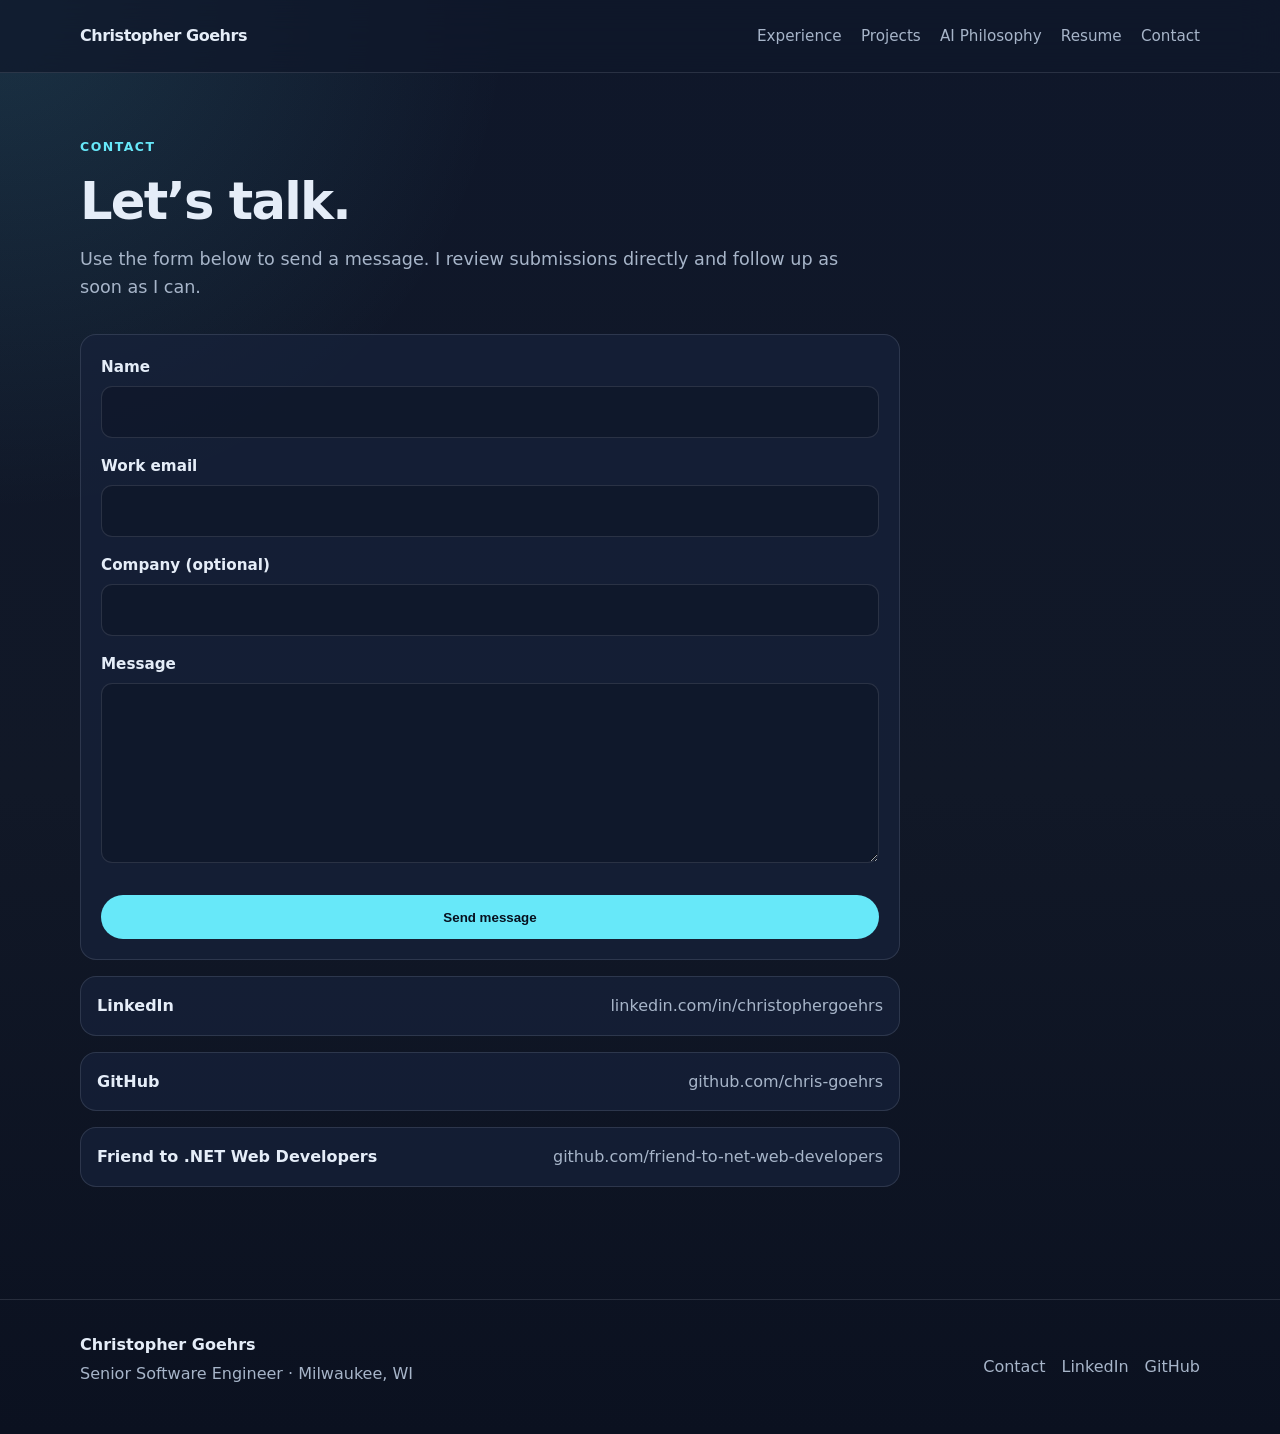
<file: contact/index.html>
<!DOCTYPE html><html lang="en"> <head><meta charset="UTF-8"><meta name="viewport" content="width=device-width, initial-scale=1"><meta name="generator" content="Astro v6.4.4"><title>Contact — Christopher Goehrs</title><meta name="description" content="Get in touch with Christopher Goehrs about senior full-stack and application engineering roles — send a message or connect via LinkedIn and GitHub."><meta name="author" content="Christopher Goehrs"><meta name="robots" content="index, follow, max-image-preview:large, max-snippet:-1, max-video-preview:-1"><meta name="theme-color" content="#0f172a"><link rel="canonical" href="https://www.christophergoehrs.com/contact/"><!-- Icons --><link rel="icon" type="image/svg+xml" href="/favicon.svg"><link rel="icon" type="image/png" href="/favicon.png"><link rel="apple-touch-icon" href="/favicon.png"><!-- Open Graph --><meta property="og:type" content="website"><meta property="og:site_name" content="Christopher Goehrs"><meta property="og:title" content="Contact — Christopher Goehrs"><meta property="og:description" content="Get in touch with Christopher Goehrs about senior full-stack and application engineering roles — send a message or connect via LinkedIn and GitHub."><meta property="og:url" content="https://www.christophergoehrs.com/contact/"><meta property="og:locale" content="en_US"><meta property="og:image" content="https://www.christophergoehrs.com/og.png"><meta property="og:image:width" content="1200"><meta property="og:image:height" content="630"><meta property="og:image:alt" content="Christopher Goehrs — Senior Software Engineer"><!-- Twitter / X --><meta name="twitter:card" content="summary_large_image"><meta name="twitter:title" content="Contact — Christopher Goehrs"><meta name="twitter:description" content="Get in touch with Christopher Goehrs about senior full-stack and application engineering roles — send a message or connect via LinkedIn and GitHub."><meta name="twitter:image" content="https://www.christophergoehrs.com/og.png"><meta name="twitter:image:alt" content="Christopher Goehrs — Senior Software Engineer"><script type="application/ld+json">[{"@context":"https://schema.org","@type":"Person","name":"Christopher Goehrs","jobTitle":"Senior Software Engineer","url":"https://www.christophergoehrs.com/","image":"https://www.christophergoehrs.com/og.png","address":{"@type":"PostalAddress","addressLocality":"Milwaukee","addressRegion":"WI","addressCountry":"US"},"sameAs":["https://www.linkedin.com/in/christophergoehrs","https://github.com/chris-goehrs"]},{"@context":"https://schema.org","@type":"WebSite","name":"Christopher Goehrs","url":"https://www.christophergoehrs.com/","description":"Christopher Goehrs is a Milwaukee-based senior software engineer with 10+ years of experience across .NET, PHP, React, and CMS platforms — building business-critical applications and integrations."}]</script><style>:root{--bg: #0f172a;--bg-soft: #111c33;--surface: #17223b;--surface-2: #1d2a45;--text: #e5edf8;--muted: #a7b5c9;--faint: #718098;--accent: #67e8f9;--accent-2: #a7f3d0;--border: rgba(229, 237, 248, .12);--shadow: 0 24px 80px rgba(0, 0, 0, .28);--max-width: 1120px;color-scheme:dark;font-family:Inter,ui-sans-serif,system-ui,-apple-system,BlinkMacSystemFont,Segoe UI,sans-serif}*{box-sizing:border-box}html{scroll-behavior:smooth}body{margin:0;background:radial-gradient(circle at top left,rgba(103,232,249,.13),transparent 32rem),linear-gradient(180deg,#0f172a,#111827 55%,#0b1120);color:var(--text);line-height:1.6}a{color:inherit;text-decoration:none}a:hover{color:var(--accent)}p{color:var(--muted);margin:0 0 1rem}h1,h2,h3{line-height:1.1;margin:0 0 1rem;letter-spacing:-.035em}h1{font-size:clamp(2.8rem,7vw,5.8rem);max-width:980px}h2{font-size:clamp(2rem,4vw,3.4rem)}h3{font-size:1.25rem}ul{color:var(--muted);padding-left:1.2rem}li+li{margin-top:.45rem}.container{width:min(100% - 2rem,var(--max-width));margin-inline:auto}.skip-link{position:absolute;left:1rem;top:-10rem;padding:.75rem 1rem;background:var(--accent);color:#07111f;border-radius:.5rem;z-index:10}.skip-link:focus{top:1rem}.site-header{position:sticky;top:0;z-index:5;backdrop-filter:blur(20px);background:#0f172abd;border-bottom:1px solid var(--border)}.nav{display:flex;align-items:center;justify-content:space-between;min-height:72px;gap:1rem}.brand{font-weight:800;letter-spacing:-.03em}.nav-links{display:flex;align-items:center;gap:1.2rem;color:var(--muted);font-size:.95rem}.hero{padding:7rem 0 4rem}.hero-grid{display:grid;grid-template-columns:minmax(0,1.45fr) minmax(280px,.55fr);gap:3rem;align-items:end}.hero-kicker,.eyebrow{color:var(--accent);font-weight:800;text-transform:uppercase;letter-spacing:.12em;font-size:.78rem}.hero h1{font-size:clamp(2.2rem,5.5vw,4.4rem);max-width:18ch;text-wrap:balance}.hero-subtitle{font-size:clamp(1.15rem,2.2vw,1.45rem);max-width:760px}.hero-actions,.button-row{display:flex;gap:.9rem;flex-wrap:wrap;margin-top:2rem}.button{display:inline-flex;align-items:center;justify-content:center;padding:.85rem 1.1rem;border-radius:999px;background:var(--accent);color:#07111f;font-weight:800;border:1px solid transparent}.button.secondary{background:transparent;color:var(--text);border-color:var(--border)}.button:hover{color:#07111f;transform:translateY(-1px)}.button.secondary:hover{color:var(--accent);border-color:#67e8f980}.stat-card{background:#17223bd1;border:1px solid var(--border);border-radius:1.25rem;padding:1.35rem;box-shadow:var(--shadow)}.stat-card strong{display:block;font-size:2.2rem;line-height:1;letter-spacing:-.06em}.stat-card+.stat-card{margin-top:1rem}.section{padding:4rem 0}.section-header{max-width:760px;margin-bottom:2rem}.section-description{font-size:1.1rem}.grid-2{display:grid;grid-template-columns:repeat(2,minmax(0,1fr));gap:1rem}.grid-3{display:grid;grid-template-columns:repeat(3,minmax(0,1fr));gap:1rem}.card,.project-card,.skill-group,.callout{background:#17223bb8;border:1px solid var(--border);border-radius:1.25rem;padding:1.25rem}.card.highlight{background:linear-gradient(135deg,#67e8f91f,#a7f3d014)}.skill-grid{display:grid;grid-template-columns:repeat(2,minmax(0,1fr));gap:1rem}.tag-list{list-style:none;display:flex;flex-wrap:wrap;gap:.55rem;padding:0;margin:1rem 0 0}.tag-list li{margin:0;padding:.36rem .65rem;border-radius:999px;background:#e5edf814;color:var(--text);border:1px solid var(--border);font-size:.88rem}.tag-list.compact li{font-size:.78rem}.project-grid{display:grid;grid-template-columns:repeat(2,minmax(0,1fr));gap:1rem}.text-link{display:inline-flex;margin-top:1rem;font-weight:800;color:var(--accent)}.timeline{display:grid;gap:1.25rem}.timeline-item{display:grid;grid-template-columns:220px minmax(0,1fr);gap:1.25rem;padding-bottom:1.25rem;border-bottom:1px solid var(--border)}.timeline-meta{color:var(--accent-2);font-weight:700}.company{color:var(--text);font-weight:800;margin-top:-.5rem}.featured-clients{margin:0 0 1rem;padding:.8rem 1rem;border:1px solid var(--border);border-radius:.9rem;background:#17223b8a}.featured-clients-title{margin:0 0 .55rem;color:var(--accent);font-size:.78rem;font-weight:800;letter-spacing:.1em;text-transform:uppercase}.featured-client-list{margin:0;padding:0;list-style:none;display:flex;flex-wrap:wrap;gap:.5rem}.featured-client-list li{margin:0;padding:.22rem .6rem;border-radius:999px;border:1px solid var(--border);background:#e5edf80f;color:var(--text);font-size:.86rem}.resume-block{border-bottom:1px solid var(--border);padding:2rem 0}.resume-block:first-child{padding-top:0}.contact-panel{display:grid;gap:1rem;max-width:820px}.contact-form{display:grid;gap:1rem;padding:1.25rem;border:1px solid var(--border);border-radius:1rem;background:#17223bb8}.form-row{display:grid;gap:.45rem}.form-row label{color:var(--text);font-weight:700;font-size:.95rem}.form-row input,.form-row textarea{width:100%;padding:.75rem;border-radius:.7rem;border:1px solid var(--border);background:#0f172ac2;color:var(--text);font:inherit}.form-row textarea{resize:vertical}.form-row input:focus,.form-row textarea:focus{outline:2px solid rgba(103,232,249,.55);outline-offset:1px}.contact-links{display:grid;gap:1rem}.contact-link{display:flex;justify-content:space-between;gap:1rem;padding:1rem;border:1px solid var(--border);border-radius:1rem;background:#17223bb8}.contact-link span{color:var(--muted)}.visually-hidden{position:absolute;width:1px;height:1px;padding:0;margin:-1px;overflow:hidden;clip:rect(0,0,0,0);white-space:nowrap;border:0}.site-footer{border-top:1px solid var(--border);padding:2rem 0;margin-top:3rem}.footer-grid{display:flex;justify-content:space-between;gap:1rem;align-items:center}.footer-name{color:var(--text);font-weight:800;margin-bottom:.2rem}.footer-links{display:flex;gap:1rem;color:var(--muted)}@media(max-width:860px){.hero-grid,.grid-2,.grid-3,.skill-grid,.project-grid,.timeline-item{grid-template-columns:1fr}.nav{align-items:flex-start;flex-direction:column;padding:1rem 0}.nav-links{flex-wrap:wrap;gap:.75rem 1rem}.hero{padding-top:4rem}.footer-grid{align-items:flex-start;flex-direction:column}}@media print{.site-header,.site-footer,.hero-actions,.button-row{display:none}body{background:#fff;color:#111}p,ul,li{color:#333}.card,.project-card,.skill-group,.callout{border-color:#ddd;background:#fff}}
</style></head> <body> <a class="skip-link" href="#content">Skip to content</a> <header class="site-header"> <nav class="nav container" aria-label="Primary navigation"> <a class="brand" href="/">Christopher Goehrs</a> <div class="nav-links"> <a href="/experience/">Experience</a><a href="/projects/">Projects</a><a href="/ai-philosophy/">AI Philosophy</a><a href="/resume/">Resume</a><a href="/contact/">Contact</a> </div> </nav> </header> <main id="content">  <section class="section"> <div class="container"> <div class="section-header"> <p class="eyebrow">Contact</p> <h2>Let’s talk.</h2> <p class="section-description">Use the form below to send a message. I review submissions directly and follow up as soon as I can.</p> </div> <div class="contact-panel"> <form class="contact-form" action="https://api.web3forms.com/submit" method="POST"> <input type="hidden" name="access_key" value="e465ce65-5e20-4ba7-b517-54d2f0d463da"> <input type="hidden" name="subject" value="New contact submission from christophergoehrs.com"> <input type="hidden" name="from_name" value="Christopher Goehrs Portfolio"> <input type="hidden" name="redirect" value="https://www.christophergoehrs.com/contact/thank-you/"> <input type="checkbox" name="botcheck" class="visually-hidden" tabindex="-1" autocomplete="off"> <div class="form-row"> <label for="name">Name</label> <input id="name" name="name" type="text" autocomplete="name" required> </div> <div class="form-row"> <label for="email">Work email</label> <input id="email" name="email" type="email" autocomplete="email" required> </div> <div class="form-row"> <label for="company">Company (optional)</label> <input id="company" name="company" type="text" autocomplete="organization"> </div> <div class="form-row"> <label for="message">Message</label> <textarea id="message" name="message" rows="6" required></textarea> </div> <div class="cf-turnstile" data-sitekey="0x4AAAAAADgMIAG7t8GcjhEl" data-theme="dark"></div> <button class="button" type="submit">Send message</button> </form> <div class="contact-links"> <a class="contact-link" href="https://www.linkedin.com/in/christophergoehrs"> <strong>LinkedIn</strong> <span>linkedin.com/in/christophergoehrs</span> </a> <a class="contact-link" href="https://github.com/chris-goehrs"> <strong>GitHub</strong> <span>github.com/chris-goehrs</span> </a> <a class="contact-link" href="https://github.com/friend-to-net-web-developers"> <strong>Friend to .NET Web Developers</strong> <span>github.com/friend-to-net-web-developers</span> </a> </div> </div> </div> </section> <script src="https://challenges.cloudflare.com/turnstile/v0/api.js" async defer></script>  </main> <footer class="site-footer"> <div class="container footer-grid"> <div> <p class="footer-name">Christopher Goehrs</p> <p>Senior Software Engineer · Milwaukee, WI</p> </div> <div class="footer-links"> <a href="/contact/">Contact</a> <a href="https://www.linkedin.com/in/christophergoehrs">LinkedIn</a> <a href="https://github.com/chris-goehrs">GitHub</a> </div> </div> </footer> <!-- Cloudflare Web Analytics --> <script defer src="https://static.cloudflareinsights.com/beacon.min.js" data-cf-beacon="{&quot;token&quot;: &quot;e074c4841d0c48ebb62744254d45842e&quot;}"></script> <!-- End Cloudflare Web Analytics --> </body></html>
</file>
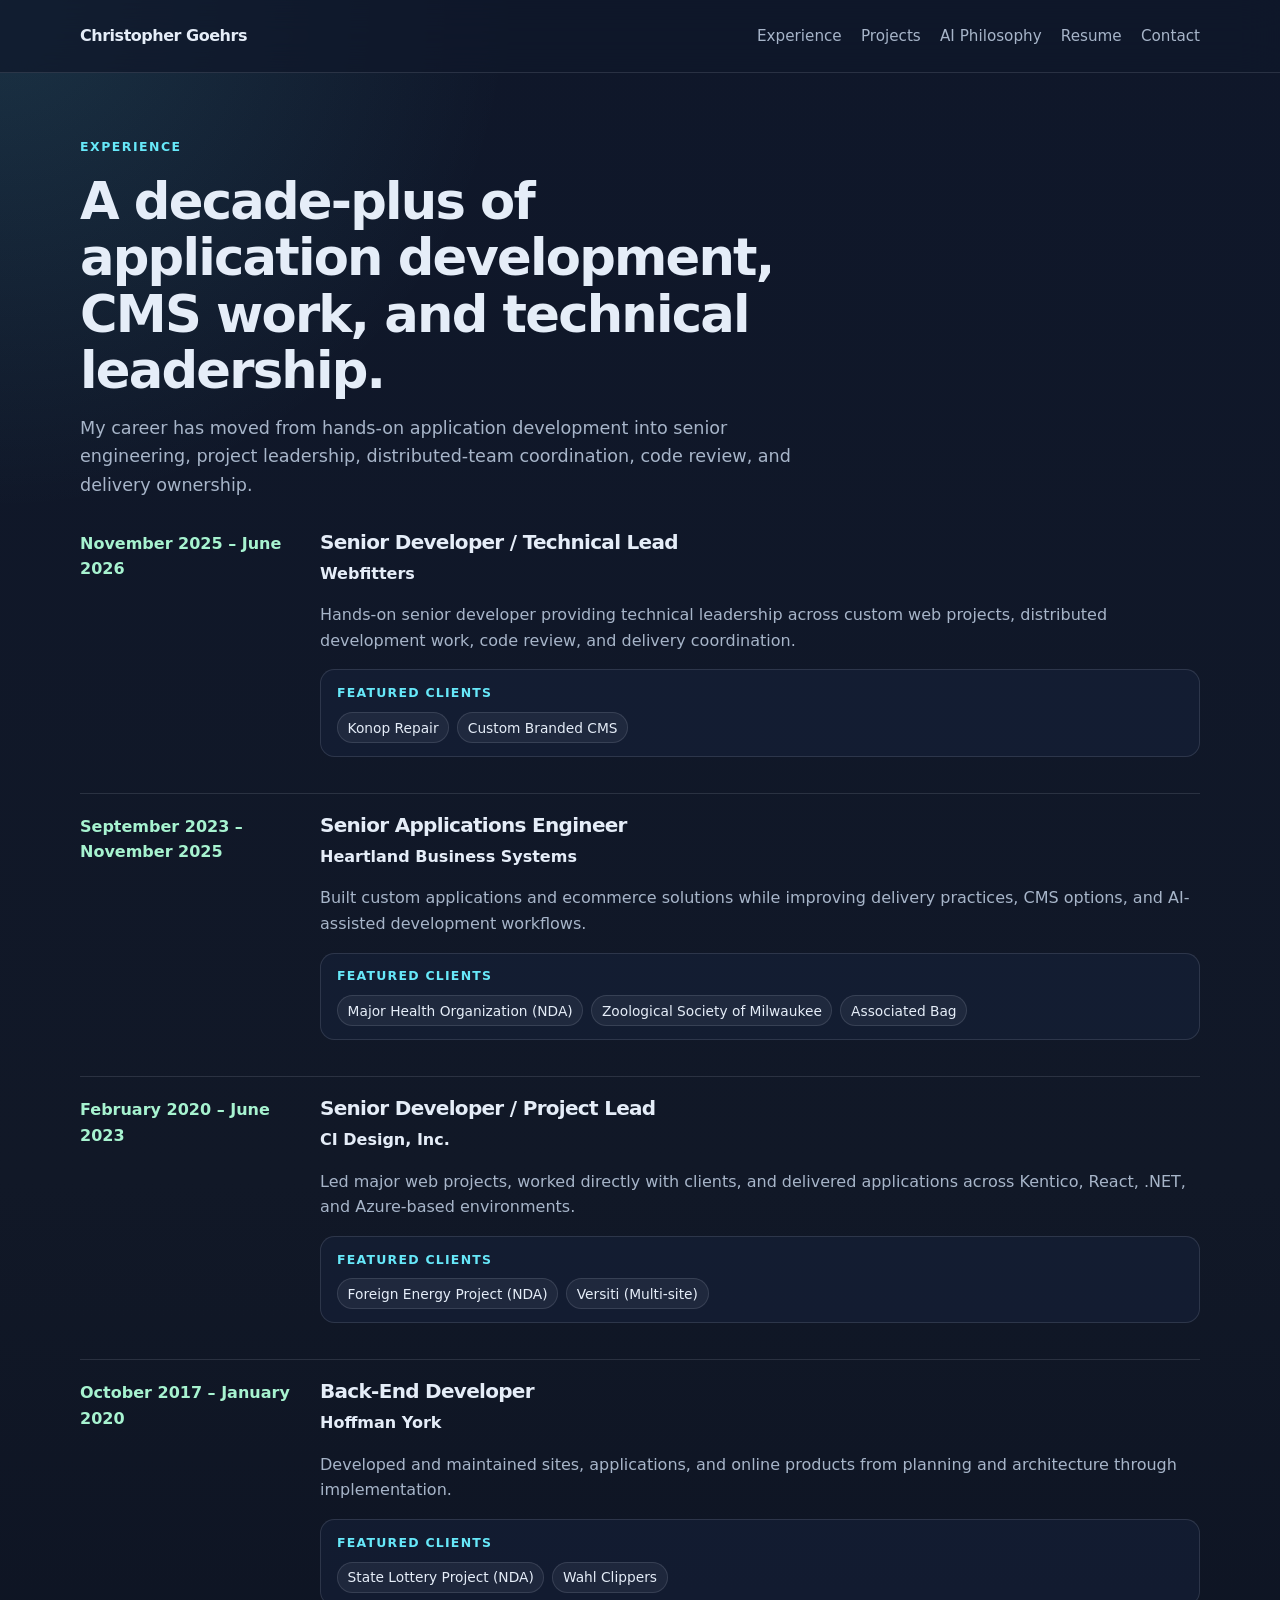
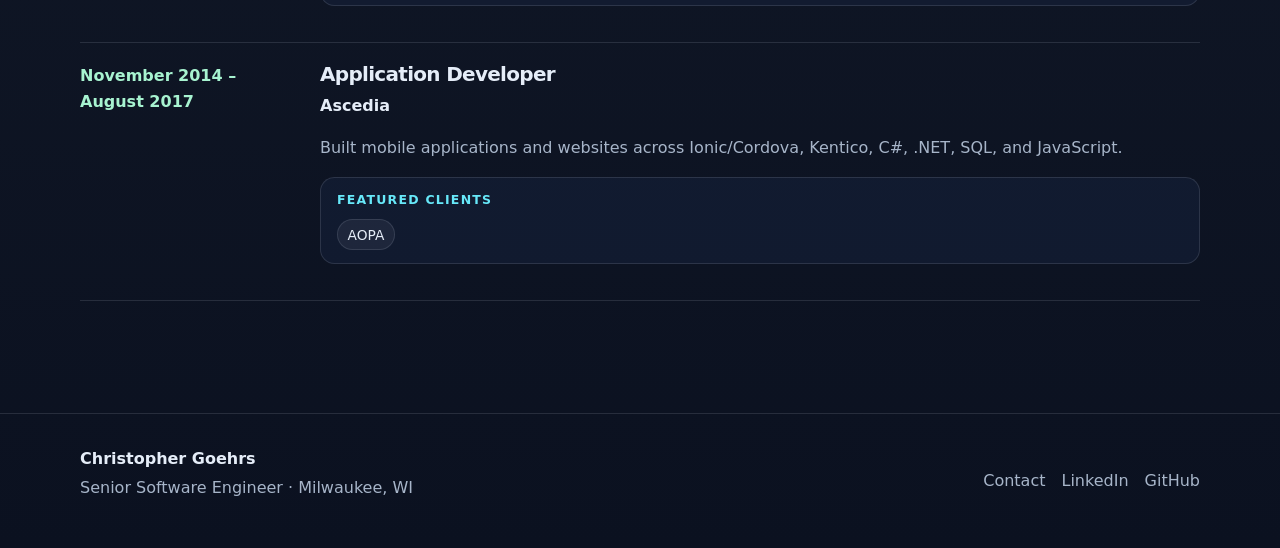
<file: experience/index.html>
<!DOCTYPE html><html lang="en"> <head><meta charset="UTF-8"><meta name="viewport" content="width=device-width, initial-scale=1"><meta name="generator" content="Astro v6.4.4"><title>Experience — Christopher Goehrs</title><meta name="description" content="10+ years of software engineering and technical leadership across .NET, PHP, React, and CMS platforms — hands-on development, code review, distributed-team coordination, and delivery ownership."><meta name="author" content="Christopher Goehrs"><meta name="robots" content="index, follow, max-image-preview:large, max-snippet:-1, max-video-preview:-1"><meta name="theme-color" content="#0f172a"><link rel="canonical" href="https://www.christophergoehrs.com/experience/"><!-- Icons --><link rel="icon" type="image/svg+xml" href="/favicon.svg"><link rel="icon" type="image/png" href="/favicon.png"><link rel="apple-touch-icon" href="/favicon.png"><!-- Open Graph --><meta property="og:type" content="website"><meta property="og:site_name" content="Christopher Goehrs"><meta property="og:title" content="Experience — Christopher Goehrs"><meta property="og:description" content="10+ years of software engineering and technical leadership across .NET, PHP, React, and CMS platforms — hands-on development, code review, distributed-team coordination, and delivery ownership."><meta property="og:url" content="https://www.christophergoehrs.com/experience/"><meta property="og:locale" content="en_US"><meta property="og:image" content="https://www.christophergoehrs.com/og.png"><meta property="og:image:width" content="1200"><meta property="og:image:height" content="630"><meta property="og:image:alt" content="Christopher Goehrs — Senior Software Engineer"><!-- Twitter / X --><meta name="twitter:card" content="summary_large_image"><meta name="twitter:title" content="Experience — Christopher Goehrs"><meta name="twitter:description" content="10+ years of software engineering and technical leadership across .NET, PHP, React, and CMS platforms — hands-on development, code review, distributed-team coordination, and delivery ownership."><meta name="twitter:image" content="https://www.christophergoehrs.com/og.png"><meta name="twitter:image:alt" content="Christopher Goehrs — Senior Software Engineer"><script type="application/ld+json">[{"@context":"https://schema.org","@type":"Person","name":"Christopher Goehrs","jobTitle":"Senior Software Engineer","url":"https://www.christophergoehrs.com/","image":"https://www.christophergoehrs.com/og.png","address":{"@type":"PostalAddress","addressLocality":"Milwaukee","addressRegion":"WI","addressCountry":"US"},"sameAs":["https://www.linkedin.com/in/christophergoehrs","https://github.com/chris-goehrs"]},{"@context":"https://schema.org","@type":"WebSite","name":"Christopher Goehrs","url":"https://www.christophergoehrs.com/","description":"Christopher Goehrs is a Milwaukee-based senior software engineer with 10+ years of experience across .NET, PHP, React, and CMS platforms — building business-critical applications and integrations."}]</script><style>:root{--bg: #0f172a;--bg-soft: #111c33;--surface: #17223b;--surface-2: #1d2a45;--text: #e5edf8;--muted: #a7b5c9;--faint: #718098;--accent: #67e8f9;--accent-2: #a7f3d0;--border: rgba(229, 237, 248, .12);--shadow: 0 24px 80px rgba(0, 0, 0, .28);--max-width: 1120px;color-scheme:dark;font-family:Inter,ui-sans-serif,system-ui,-apple-system,BlinkMacSystemFont,Segoe UI,sans-serif}*{box-sizing:border-box}html{scroll-behavior:smooth}body{margin:0;background:radial-gradient(circle at top left,rgba(103,232,249,.13),transparent 32rem),linear-gradient(180deg,#0f172a,#111827 55%,#0b1120);color:var(--text);line-height:1.6}a{color:inherit;text-decoration:none}a:hover{color:var(--accent)}p{color:var(--muted);margin:0 0 1rem}h1,h2,h3{line-height:1.1;margin:0 0 1rem;letter-spacing:-.035em}h1{font-size:clamp(2.8rem,7vw,5.8rem);max-width:980px}h2{font-size:clamp(2rem,4vw,3.4rem)}h3{font-size:1.25rem}ul{color:var(--muted);padding-left:1.2rem}li+li{margin-top:.45rem}.container{width:min(100% - 2rem,var(--max-width));margin-inline:auto}.skip-link{position:absolute;left:1rem;top:-10rem;padding:.75rem 1rem;background:var(--accent);color:#07111f;border-radius:.5rem;z-index:10}.skip-link:focus{top:1rem}.site-header{position:sticky;top:0;z-index:5;backdrop-filter:blur(20px);background:#0f172abd;border-bottom:1px solid var(--border)}.nav{display:flex;align-items:center;justify-content:space-between;min-height:72px;gap:1rem}.brand{font-weight:800;letter-spacing:-.03em}.nav-links{display:flex;align-items:center;gap:1.2rem;color:var(--muted);font-size:.95rem}.hero{padding:7rem 0 4rem}.hero-grid{display:grid;grid-template-columns:minmax(0,1.45fr) minmax(280px,.55fr);gap:3rem;align-items:end}.hero-kicker,.eyebrow{color:var(--accent);font-weight:800;text-transform:uppercase;letter-spacing:.12em;font-size:.78rem}.hero h1{font-size:clamp(2.2rem,5.5vw,4.4rem);max-width:18ch;text-wrap:balance}.hero-subtitle{font-size:clamp(1.15rem,2.2vw,1.45rem);max-width:760px}.hero-actions,.button-row{display:flex;gap:.9rem;flex-wrap:wrap;margin-top:2rem}.button{display:inline-flex;align-items:center;justify-content:center;padding:.85rem 1.1rem;border-radius:999px;background:var(--accent);color:#07111f;font-weight:800;border:1px solid transparent}.button.secondary{background:transparent;color:var(--text);border-color:var(--border)}.button:hover{color:#07111f;transform:translateY(-1px)}.button.secondary:hover{color:var(--accent);border-color:#67e8f980}.stat-card{background:#17223bd1;border:1px solid var(--border);border-radius:1.25rem;padding:1.35rem;box-shadow:var(--shadow)}.stat-card strong{display:block;font-size:2.2rem;line-height:1;letter-spacing:-.06em}.stat-card+.stat-card{margin-top:1rem}.section{padding:4rem 0}.section-header{max-width:760px;margin-bottom:2rem}.section-description{font-size:1.1rem}.grid-2{display:grid;grid-template-columns:repeat(2,minmax(0,1fr));gap:1rem}.grid-3{display:grid;grid-template-columns:repeat(3,minmax(0,1fr));gap:1rem}.card,.project-card,.skill-group,.callout{background:#17223bb8;border:1px solid var(--border);border-radius:1.25rem;padding:1.25rem}.card.highlight{background:linear-gradient(135deg,#67e8f91f,#a7f3d014)}.skill-grid{display:grid;grid-template-columns:repeat(2,minmax(0,1fr));gap:1rem}.tag-list{list-style:none;display:flex;flex-wrap:wrap;gap:.55rem;padding:0;margin:1rem 0 0}.tag-list li{margin:0;padding:.36rem .65rem;border-radius:999px;background:#e5edf814;color:var(--text);border:1px solid var(--border);font-size:.88rem}.tag-list.compact li{font-size:.78rem}.project-grid{display:grid;grid-template-columns:repeat(2,minmax(0,1fr));gap:1rem}.text-link{display:inline-flex;margin-top:1rem;font-weight:800;color:var(--accent)}.timeline{display:grid;gap:1.25rem}.timeline-item{display:grid;grid-template-columns:220px minmax(0,1fr);gap:1.25rem;padding-bottom:1.25rem;border-bottom:1px solid var(--border)}.timeline-meta{color:var(--accent-2);font-weight:700}.company{color:var(--text);font-weight:800;margin-top:-.5rem}.featured-clients{margin:0 0 1rem;padding:.8rem 1rem;border:1px solid var(--border);border-radius:.9rem;background:#17223b8a}.featured-clients-title{margin:0 0 .55rem;color:var(--accent);font-size:.78rem;font-weight:800;letter-spacing:.1em;text-transform:uppercase}.featured-client-list{margin:0;padding:0;list-style:none;display:flex;flex-wrap:wrap;gap:.5rem}.featured-client-list li{margin:0;padding:.22rem .6rem;border-radius:999px;border:1px solid var(--border);background:#e5edf80f;color:var(--text);font-size:.86rem}.resume-block{border-bottom:1px solid var(--border);padding:2rem 0}.resume-block:first-child{padding-top:0}.contact-panel{display:grid;gap:1rem;max-width:820px}.contact-form{display:grid;gap:1rem;padding:1.25rem;border:1px solid var(--border);border-radius:1rem;background:#17223bb8}.form-row{display:grid;gap:.45rem}.form-row label{color:var(--text);font-weight:700;font-size:.95rem}.form-row input,.form-row textarea{width:100%;padding:.75rem;border-radius:.7rem;border:1px solid var(--border);background:#0f172ac2;color:var(--text);font:inherit}.form-row textarea{resize:vertical}.form-row input:focus,.form-row textarea:focus{outline:2px solid rgba(103,232,249,.55);outline-offset:1px}.contact-links{display:grid;gap:1rem}.contact-link{display:flex;justify-content:space-between;gap:1rem;padding:1rem;border:1px solid var(--border);border-radius:1rem;background:#17223bb8}.contact-link span{color:var(--muted)}.visually-hidden{position:absolute;width:1px;height:1px;padding:0;margin:-1px;overflow:hidden;clip:rect(0,0,0,0);white-space:nowrap;border:0}.site-footer{border-top:1px solid var(--border);padding:2rem 0;margin-top:3rem}.footer-grid{display:flex;justify-content:space-between;gap:1rem;align-items:center}.footer-name{color:var(--text);font-weight:800;margin-bottom:.2rem}.footer-links{display:flex;gap:1rem;color:var(--muted)}@media(max-width:860px){.hero-grid,.grid-2,.grid-3,.skill-grid,.project-grid,.timeline-item{grid-template-columns:1fr}.nav{align-items:flex-start;flex-direction:column;padding:1rem 0}.nav-links{flex-wrap:wrap;gap:.75rem 1rem}.hero{padding-top:4rem}.footer-grid{align-items:flex-start;flex-direction:column}}@media print{.site-header,.site-footer,.hero-actions,.button-row{display:none}body{background:#fff;color:#111}p,ul,li{color:#333}.card,.project-card,.skill-group,.callout{border-color:#ddd;background:#fff}}
</style></head> <body> <a class="skip-link" href="#content">Skip to content</a> <header class="site-header"> <nav class="nav container" aria-label="Primary navigation"> <a class="brand" href="/">Christopher Goehrs</a> <div class="nav-links"> <a href="/experience/">Experience</a><a href="/projects/">Projects</a><a href="/ai-philosophy/">AI Philosophy</a><a href="/resume/">Resume</a><a href="/contact/">Contact</a> </div> </nav> </header> <main id="content">  <section class="section"> <div class="container"> <div class="section-header"> <p class="eyebrow">Experience</p> <h2>A decade-plus of application development, CMS work, and technical leadership.</h2> <p class="section-description">My career has moved from hands-on application development into senior engineering, project leadership, distributed-team coordination, code review, and delivery ownership.</p> </div> <div class="timeline"> <article class="timeline-item"> <div class="timeline-meta">November 2025 – June 2026</div> <div class="timeline-content"> <h3>Senior Developer / Technical Lead</h3> <p class="company">Webfitters</p> <p>Hands-on senior developer providing technical leadership across custom web projects, distributed development work, code review, and delivery coordination.</p> <div class="featured-clients"> <p class="featured-clients-title">Featured Clients</p> <ul class="featured-client-list"> <li>Konop Repair</li><li>Custom Branded CMS</li> </ul> </div> </div> </article><article class="timeline-item"> <div class="timeline-meta">September 2023 – November 2025</div> <div class="timeline-content"> <h3>Senior Applications Engineer</h3> <p class="company">Heartland Business Systems</p> <p>Built custom applications and ecommerce solutions while improving delivery practices, CMS options, and AI-assisted development workflows.</p> <div class="featured-clients"> <p class="featured-clients-title">Featured Clients</p> <ul class="featured-client-list"> <li>Major Health Organization (NDA)</li><li>Zoological Society of Milwaukee</li><li>Associated Bag</li> </ul> </div> </div> </article><article class="timeline-item"> <div class="timeline-meta">February 2020 – June 2023</div> <div class="timeline-content"> <h3>Senior Developer / Project Lead</h3> <p class="company">CI Design, Inc.</p> <p>Led major web projects, worked directly with clients, and delivered applications across Kentico, React, .NET, and Azure-based environments.</p> <div class="featured-clients"> <p class="featured-clients-title">Featured Clients</p> <ul class="featured-client-list"> <li>Foreign Energy Project (NDA)</li><li>Versiti (Multi-site)</li> </ul> </div> </div> </article><article class="timeline-item"> <div class="timeline-meta">October 2017 – January 2020</div> <div class="timeline-content"> <h3>Back-End Developer</h3> <p class="company">Hoffman York</p> <p>Developed and maintained sites, applications, and online products from planning and architecture through implementation.</p> <div class="featured-clients"> <p class="featured-clients-title">Featured Clients</p> <ul class="featured-client-list"> <li>State Lottery Project (NDA)</li><li>Wahl Clippers</li> </ul> </div> </div> </article><article class="timeline-item"> <div class="timeline-meta">November 2014 – August 2017</div> <div class="timeline-content"> <h3>Application Developer</h3> <p class="company">Ascedia</p> <p>Built mobile applications and websites across Ionic/Cordova, Kentico, C#, .NET, SQL, and JavaScript.</p> <div class="featured-clients"> <p class="featured-clients-title">Featured Clients</p> <ul class="featured-client-list"> <li>AOPA</li> </ul> </div> </div> </article> </div> </div> </section>  </main> <footer class="site-footer"> <div class="container footer-grid"> <div> <p class="footer-name">Christopher Goehrs</p> <p>Senior Software Engineer · Milwaukee, WI</p> </div> <div class="footer-links"> <a href="/contact/">Contact</a> <a href="https://www.linkedin.com/in/christophergoehrs">LinkedIn</a> <a href="https://github.com/chris-goehrs">GitHub</a> </div> </div> </footer> <!-- Cloudflare Web Analytics --> <script defer src="https://static.cloudflareinsights.com/beacon.min.js" data-cf-beacon="{&quot;token&quot;: &quot;e074c4841d0c48ebb62744254d45842e&quot;}"></script> <!-- End Cloudflare Web Analytics --> </body></html>
</file>
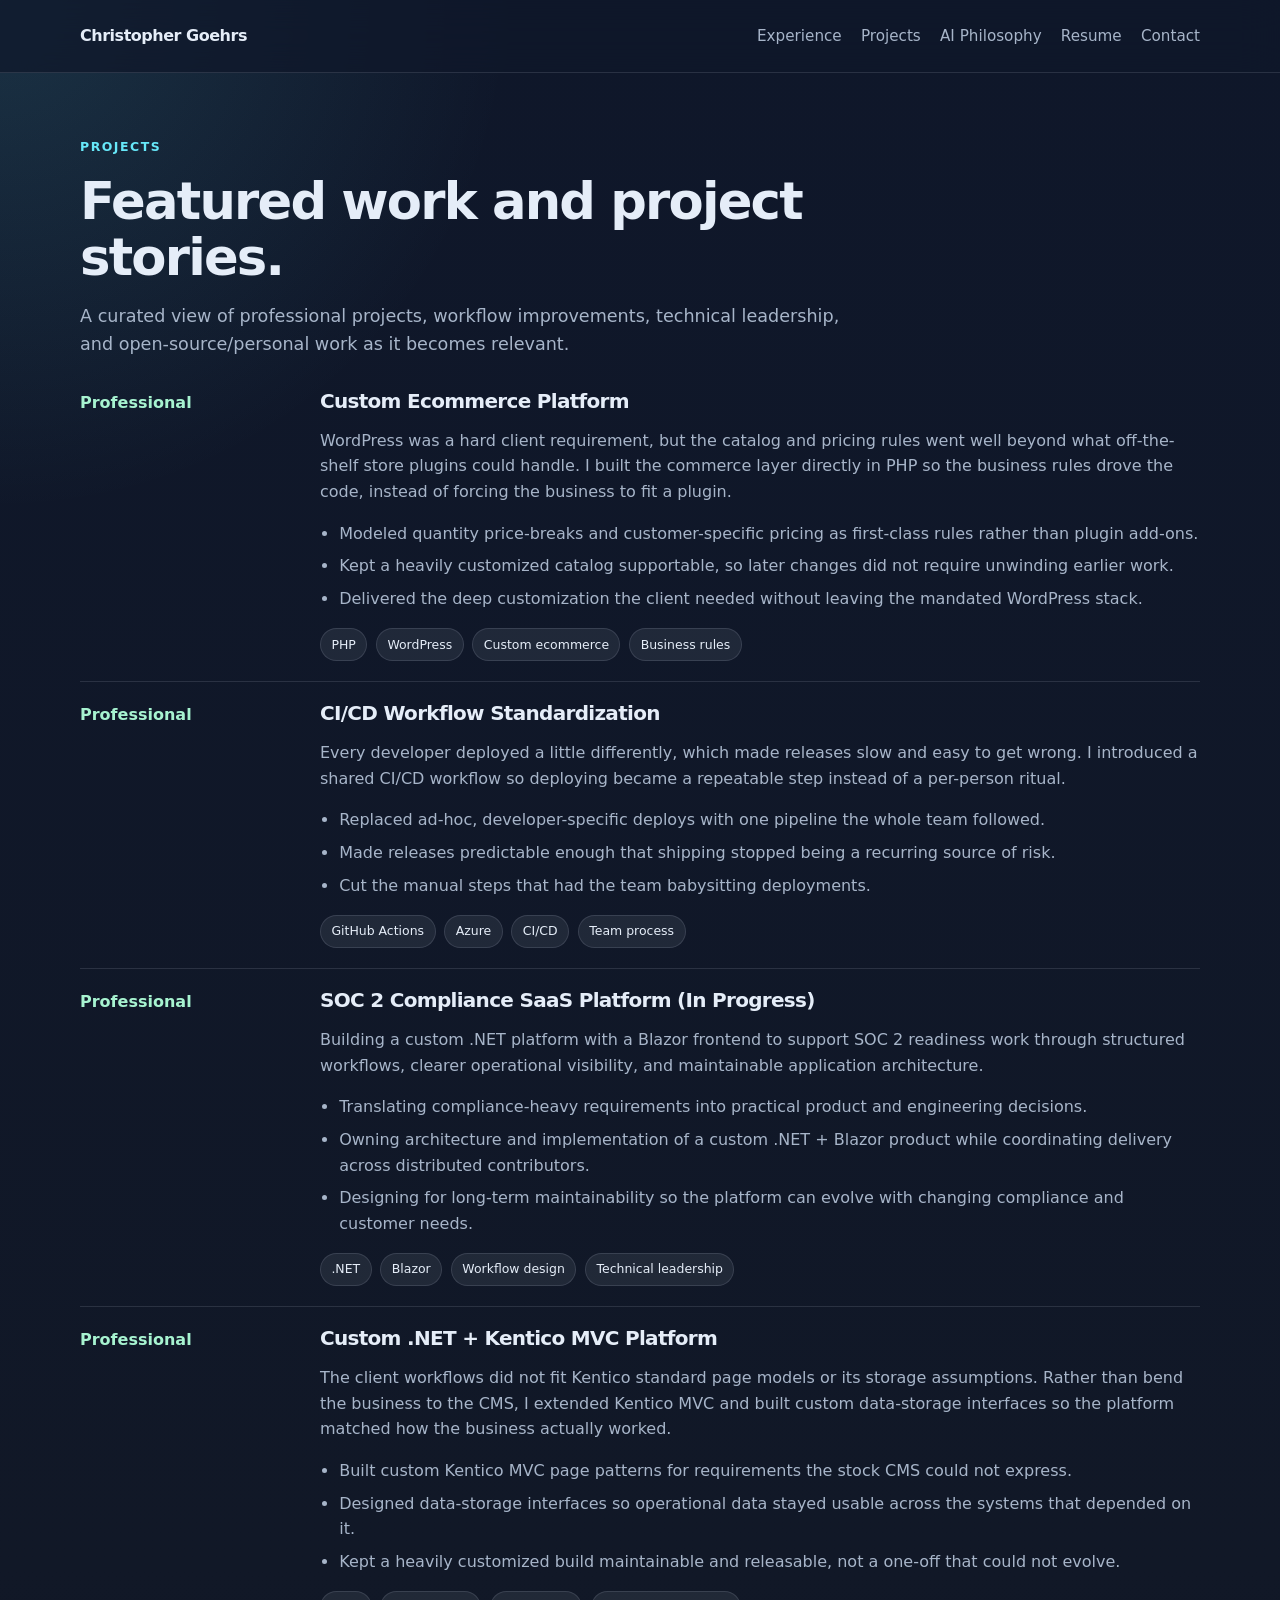
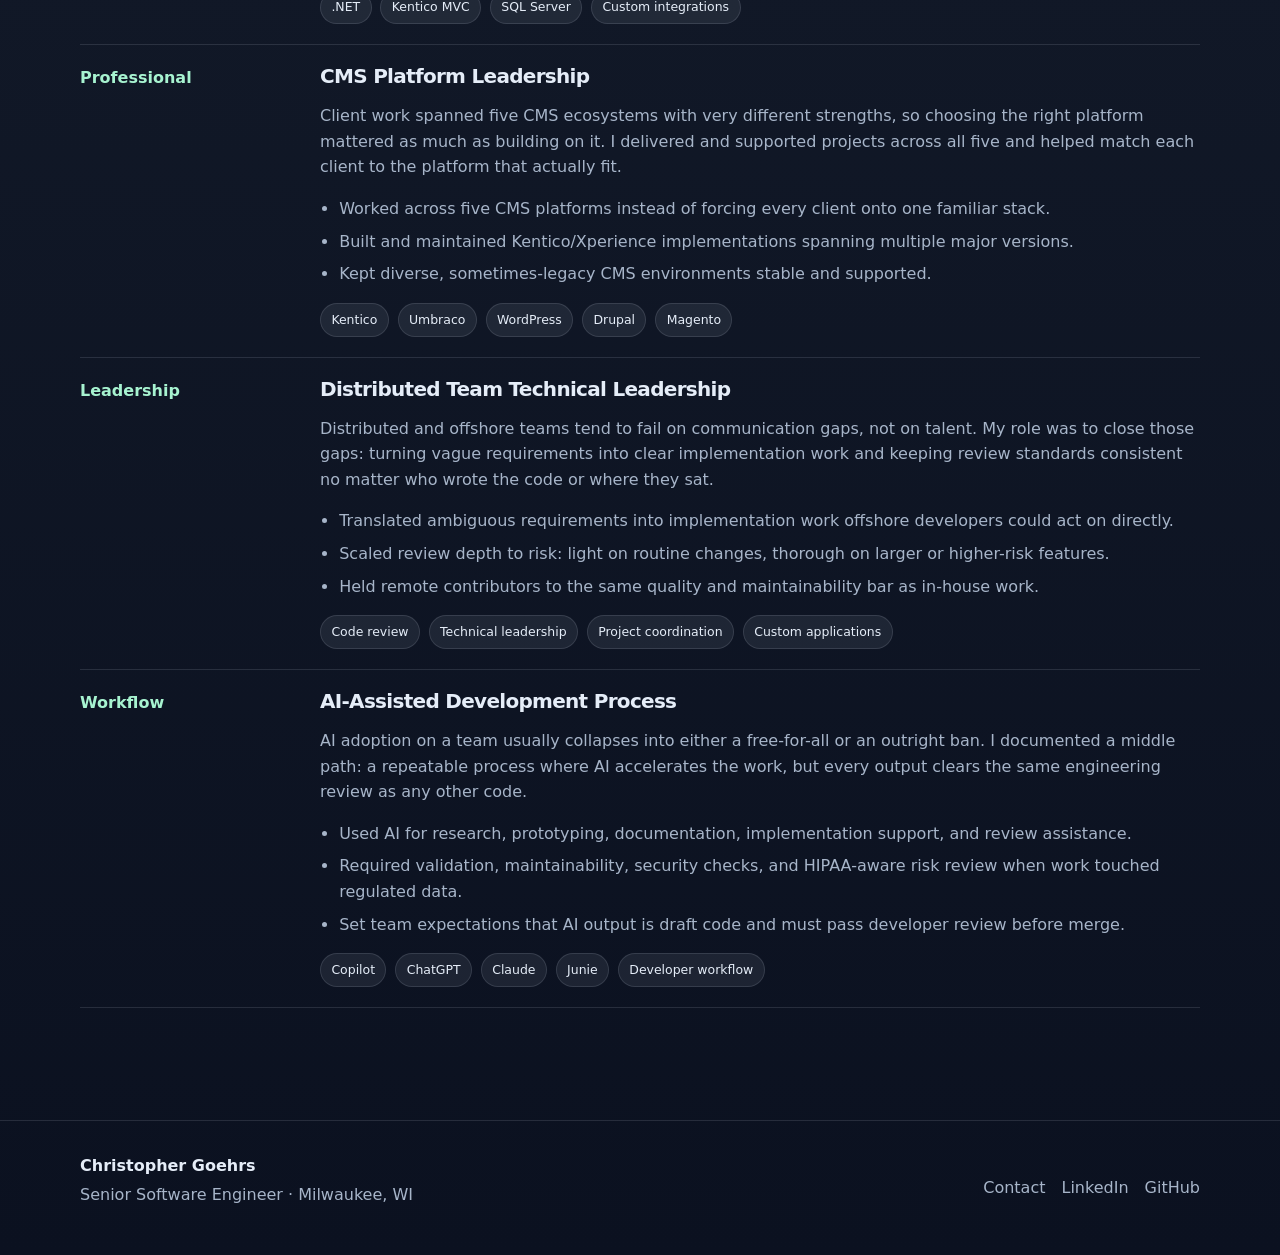
<file: projects/index.html>
<!DOCTYPE html><html lang="en"> <head><meta charset="UTF-8"><meta name="viewport" content="width=device-width, initial-scale=1"><meta name="generator" content="Astro v6.4.4"><title>Projects — Christopher Goehrs</title><meta name="description" content="Featured work: custom ecommerce, .NET and Kentico platforms, CI/CD standardization, and distributed-team leadership — each project framed by the business problem it solved."><meta name="author" content="Christopher Goehrs"><meta name="robots" content="index, follow, max-image-preview:large, max-snippet:-1, max-video-preview:-1"><meta name="theme-color" content="#0f172a"><link rel="canonical" href="https://www.christophergoehrs.com/projects/"><!-- Icons --><link rel="icon" type="image/svg+xml" href="/favicon.svg"><link rel="icon" type="image/png" href="/favicon.png"><link rel="apple-touch-icon" href="/favicon.png"><!-- Open Graph --><meta property="og:type" content="website"><meta property="og:site_name" content="Christopher Goehrs"><meta property="og:title" content="Projects — Christopher Goehrs"><meta property="og:description" content="Featured work: custom ecommerce, .NET and Kentico platforms, CI/CD standardization, and distributed-team leadership — each project framed by the business problem it solved."><meta property="og:url" content="https://www.christophergoehrs.com/projects/"><meta property="og:locale" content="en_US"><meta property="og:image" content="https://www.christophergoehrs.com/og.png"><meta property="og:image:width" content="1200"><meta property="og:image:height" content="630"><meta property="og:image:alt" content="Christopher Goehrs — Senior Software Engineer"><!-- Twitter / X --><meta name="twitter:card" content="summary_large_image"><meta name="twitter:title" content="Projects — Christopher Goehrs"><meta name="twitter:description" content="Featured work: custom ecommerce, .NET and Kentico platforms, CI/CD standardization, and distributed-team leadership — each project framed by the business problem it solved."><meta name="twitter:image" content="https://www.christophergoehrs.com/og.png"><meta name="twitter:image:alt" content="Christopher Goehrs — Senior Software Engineer"><script type="application/ld+json">[{"@context":"https://schema.org","@type":"Person","name":"Christopher Goehrs","jobTitle":"Senior Software Engineer","url":"https://www.christophergoehrs.com/","image":"https://www.christophergoehrs.com/og.png","address":{"@type":"PostalAddress","addressLocality":"Milwaukee","addressRegion":"WI","addressCountry":"US"},"sameAs":["https://www.linkedin.com/in/christophergoehrs","https://github.com/chris-goehrs"]},{"@context":"https://schema.org","@type":"WebSite","name":"Christopher Goehrs","url":"https://www.christophergoehrs.com/","description":"Christopher Goehrs is a Milwaukee-based senior software engineer with 10+ years of experience across .NET, PHP, React, and CMS platforms — building business-critical applications and integrations."}]</script><style>:root{--bg: #0f172a;--bg-soft: #111c33;--surface: #17223b;--surface-2: #1d2a45;--text: #e5edf8;--muted: #a7b5c9;--faint: #718098;--accent: #67e8f9;--accent-2: #a7f3d0;--border: rgba(229, 237, 248, .12);--shadow: 0 24px 80px rgba(0, 0, 0, .28);--max-width: 1120px;color-scheme:dark;font-family:Inter,ui-sans-serif,system-ui,-apple-system,BlinkMacSystemFont,Segoe UI,sans-serif}*{box-sizing:border-box}html{scroll-behavior:smooth}body{margin:0;background:radial-gradient(circle at top left,rgba(103,232,249,.13),transparent 32rem),linear-gradient(180deg,#0f172a,#111827 55%,#0b1120);color:var(--text);line-height:1.6}a{color:inherit;text-decoration:none}a:hover{color:var(--accent)}p{color:var(--muted);margin:0 0 1rem}h1,h2,h3{line-height:1.1;margin:0 0 1rem;letter-spacing:-.035em}h1{font-size:clamp(2.8rem,7vw,5.8rem);max-width:980px}h2{font-size:clamp(2rem,4vw,3.4rem)}h3{font-size:1.25rem}ul{color:var(--muted);padding-left:1.2rem}li+li{margin-top:.45rem}.container{width:min(100% - 2rem,var(--max-width));margin-inline:auto}.skip-link{position:absolute;left:1rem;top:-10rem;padding:.75rem 1rem;background:var(--accent);color:#07111f;border-radius:.5rem;z-index:10}.skip-link:focus{top:1rem}.site-header{position:sticky;top:0;z-index:5;backdrop-filter:blur(20px);background:#0f172abd;border-bottom:1px solid var(--border)}.nav{display:flex;align-items:center;justify-content:space-between;min-height:72px;gap:1rem}.brand{font-weight:800;letter-spacing:-.03em}.nav-links{display:flex;align-items:center;gap:1.2rem;color:var(--muted);font-size:.95rem}.hero{padding:7rem 0 4rem}.hero-grid{display:grid;grid-template-columns:minmax(0,1.45fr) minmax(280px,.55fr);gap:3rem;align-items:end}.hero-kicker,.eyebrow{color:var(--accent);font-weight:800;text-transform:uppercase;letter-spacing:.12em;font-size:.78rem}.hero h1{font-size:clamp(2.2rem,5.5vw,4.4rem);max-width:18ch;text-wrap:balance}.hero-subtitle{font-size:clamp(1.15rem,2.2vw,1.45rem);max-width:760px}.hero-actions,.button-row{display:flex;gap:.9rem;flex-wrap:wrap;margin-top:2rem}.button{display:inline-flex;align-items:center;justify-content:center;padding:.85rem 1.1rem;border-radius:999px;background:var(--accent);color:#07111f;font-weight:800;border:1px solid transparent}.button.secondary{background:transparent;color:var(--text);border-color:var(--border)}.button:hover{color:#07111f;transform:translateY(-1px)}.button.secondary:hover{color:var(--accent);border-color:#67e8f980}.stat-card{background:#17223bd1;border:1px solid var(--border);border-radius:1.25rem;padding:1.35rem;box-shadow:var(--shadow)}.stat-card strong{display:block;font-size:2.2rem;line-height:1;letter-spacing:-.06em}.stat-card+.stat-card{margin-top:1rem}.section{padding:4rem 0}.section-header{max-width:760px;margin-bottom:2rem}.section-description{font-size:1.1rem}.grid-2{display:grid;grid-template-columns:repeat(2,minmax(0,1fr));gap:1rem}.grid-3{display:grid;grid-template-columns:repeat(3,minmax(0,1fr));gap:1rem}.card,.project-card,.skill-group,.callout{background:#17223bb8;border:1px solid var(--border);border-radius:1.25rem;padding:1.25rem}.card.highlight{background:linear-gradient(135deg,#67e8f91f,#a7f3d014)}.skill-grid{display:grid;grid-template-columns:repeat(2,minmax(0,1fr));gap:1rem}.tag-list{list-style:none;display:flex;flex-wrap:wrap;gap:.55rem;padding:0;margin:1rem 0 0}.tag-list li{margin:0;padding:.36rem .65rem;border-radius:999px;background:#e5edf814;color:var(--text);border:1px solid var(--border);font-size:.88rem}.tag-list.compact li{font-size:.78rem}.project-grid{display:grid;grid-template-columns:repeat(2,minmax(0,1fr));gap:1rem}.text-link{display:inline-flex;margin-top:1rem;font-weight:800;color:var(--accent)}.timeline{display:grid;gap:1.25rem}.timeline-item{display:grid;grid-template-columns:220px minmax(0,1fr);gap:1.25rem;padding-bottom:1.25rem;border-bottom:1px solid var(--border)}.timeline-meta{color:var(--accent-2);font-weight:700}.company{color:var(--text);font-weight:800;margin-top:-.5rem}.featured-clients{margin:0 0 1rem;padding:.8rem 1rem;border:1px solid var(--border);border-radius:.9rem;background:#17223b8a}.featured-clients-title{margin:0 0 .55rem;color:var(--accent);font-size:.78rem;font-weight:800;letter-spacing:.1em;text-transform:uppercase}.featured-client-list{margin:0;padding:0;list-style:none;display:flex;flex-wrap:wrap;gap:.5rem}.featured-client-list li{margin:0;padding:.22rem .6rem;border-radius:999px;border:1px solid var(--border);background:#e5edf80f;color:var(--text);font-size:.86rem}.resume-block{border-bottom:1px solid var(--border);padding:2rem 0}.resume-block:first-child{padding-top:0}.contact-panel{display:grid;gap:1rem;max-width:820px}.contact-form{display:grid;gap:1rem;padding:1.25rem;border:1px solid var(--border);border-radius:1rem;background:#17223bb8}.form-row{display:grid;gap:.45rem}.form-row label{color:var(--text);font-weight:700;font-size:.95rem}.form-row input,.form-row textarea{width:100%;padding:.75rem;border-radius:.7rem;border:1px solid var(--border);background:#0f172ac2;color:var(--text);font:inherit}.form-row textarea{resize:vertical}.form-row input:focus,.form-row textarea:focus{outline:2px solid rgba(103,232,249,.55);outline-offset:1px}.contact-links{display:grid;gap:1rem}.contact-link{display:flex;justify-content:space-between;gap:1rem;padding:1rem;border:1px solid var(--border);border-radius:1rem;background:#17223bb8}.contact-link span{color:var(--muted)}.visually-hidden{position:absolute;width:1px;height:1px;padding:0;margin:-1px;overflow:hidden;clip:rect(0,0,0,0);white-space:nowrap;border:0}.site-footer{border-top:1px solid var(--border);padding:2rem 0;margin-top:3rem}.footer-grid{display:flex;justify-content:space-between;gap:1rem;align-items:center}.footer-name{color:var(--text);font-weight:800;margin-bottom:.2rem}.footer-links{display:flex;gap:1rem;color:var(--muted)}@media(max-width:860px){.hero-grid,.grid-2,.grid-3,.skill-grid,.project-grid,.timeline-item{grid-template-columns:1fr}.nav{align-items:flex-start;flex-direction:column;padding:1rem 0}.nav-links{flex-wrap:wrap;gap:.75rem 1rem}.hero{padding-top:4rem}.footer-grid{align-items:flex-start;flex-direction:column}}@media print{.site-header,.site-footer,.hero-actions,.button-row{display:none}body{background:#fff;color:#111}p,ul,li{color:#333}.card,.project-card,.skill-group,.callout{border-color:#ddd;background:#fff}}
</style></head> <body> <a class="skip-link" href="#content">Skip to content</a> <header class="site-header"> <nav class="nav container" aria-label="Primary navigation"> <a class="brand" href="/">Christopher Goehrs</a> <div class="nav-links"> <a href="/experience/">Experience</a><a href="/projects/">Projects</a><a href="/ai-philosophy/">AI Philosophy</a><a href="/resume/">Resume</a><a href="/contact/">Contact</a> </div> </nav> </header> <main id="content">  <section class="section"> <div class="container"> <div class="section-header"> <p class="eyebrow">Projects</p> <h2>Featured work and project stories.</h2> <p class="section-description">A curated view of professional projects, workflow improvements, technical leadership, and open-source/personal work as it becomes relevant.</p> </div> <div class="timeline"> <article class="timeline-item" id="custom-ecommerce-platform"> <div class="timeline-meta">Professional</div> <div class="timeline-content"> <h3>Custom Ecommerce Platform</h3> <p>WordPress was a hard client requirement, but the catalog and pricing rules went well beyond what off-the-shelf store plugins could handle. I built the commerce layer directly in PHP so the business rules drove the code, instead of forcing the business to fit a plugin.</p> <ul> <li>Modeled quantity price-breaks and customer-specific pricing as first-class rules rather than plugin add-ons.</li><li>Kept a heavily customized catalog supportable, so later changes did not require unwinding earlier work.</li><li>Delivered the deep customization the client needed without leaving the mandated WordPress stack.</li> </ul> <ul class="tag-list compact"> <li>PHP</li><li>WordPress</li><li>Custom ecommerce</li><li>Business rules</li> </ul> </div> </article><article class="timeline-item" id="delivery-workflow-standardization"> <div class="timeline-meta">Professional</div> <div class="timeline-content"> <h3>CI/CD Workflow Standardization</h3> <p>Every developer deployed a little differently, which made releases slow and easy to get wrong. I introduced a shared CI/CD workflow so deploying became a repeatable step instead of a per-person ritual.</p> <ul> <li>Replaced ad-hoc, developer-specific deploys with one pipeline the whole team followed.</li><li>Made releases predictable enough that shipping stopped being a recurring source of risk.</li><li>Cut the manual steps that had the team babysitting deployments.</li> </ul> <ul class="tag-list compact"> <li>GitHub Actions</li><li>Azure</li><li>CI/CD</li><li>Team process</li> </ul> </div> </article><article class="timeline-item" id="soc2-compliance-saas-platform"> <div class="timeline-meta">Professional</div> <div class="timeline-content"> <h3>SOC 2 Compliance SaaS Platform (In Progress)</h3> <p>Building a custom .NET platform with a Blazor frontend to support SOC 2 readiness work through structured workflows, clearer operational visibility, and maintainable application architecture.</p> <ul> <li>Translating compliance-heavy requirements into practical product and engineering decisions.</li><li>Owning architecture and implementation of a custom .NET + Blazor product while coordinating delivery across distributed contributors.</li><li>Designing for long-term maintainability so the platform can evolve with changing compliance and customer needs.</li> </ul> <ul class="tag-list compact"> <li>.NET</li><li>Blazor</li><li>Workflow design</li><li>Technical leadership</li> </ul> </div> </article><article class="timeline-item" id="custom-dotnet-kentico-mvc-platform"> <div class="timeline-meta">Professional</div> <div class="timeline-content"> <h3>Custom .NET + Kentico MVC Platform</h3> <p>The client workflows did not fit Kentico standard page models or its storage assumptions. Rather than bend the business to the CMS, I extended Kentico MVC and built custom data-storage interfaces so the platform matched how the business actually worked.</p> <ul> <li>Built custom Kentico MVC page patterns for requirements the stock CMS could not express.</li><li>Designed data-storage interfaces so operational data stayed usable across the systems that depended on it.</li><li>Kept a heavily customized build maintainable and releasable, not a one-off that could not evolve.</li> </ul> <ul class="tag-list compact"> <li>.NET</li><li>Kentico MVC</li><li>SQL Server</li><li>Custom integrations</li> </ul> </div> </article><article class="timeline-item" id="cms-platform-leadership"> <div class="timeline-meta">Professional</div> <div class="timeline-content"> <h3>CMS Platform Leadership</h3> <p>Client work spanned five CMS ecosystems with very different strengths, so choosing the right platform mattered as much as building on it. I delivered and supported projects across all five and helped match each client to the platform that actually fit.</p> <ul> <li>Worked across five CMS platforms instead of forcing every client onto one familiar stack.</li><li>Built and maintained Kentico/Xperience implementations spanning multiple major versions.</li><li>Kept diverse, sometimes-legacy CMS environments stable and supported.</li> </ul> <ul class="tag-list compact"> <li>Kentico</li><li>Umbraco</li><li>WordPress</li><li>Drupal</li><li>Magento</li> </ul> </div> </article><article class="timeline-item" id="distributed-team-technical-leadership"> <div class="timeline-meta">Leadership</div> <div class="timeline-content"> <h3>Distributed Team Technical Leadership</h3> <p>Distributed and offshore teams tend to fail on communication gaps, not on talent. My role was to close those gaps: turning vague requirements into clear implementation work and keeping review standards consistent no matter who wrote the code or where they sat.</p> <ul> <li>Translated ambiguous requirements into implementation work offshore developers could act on directly.</li><li>Scaled review depth to risk: light on routine changes, thorough on larger or higher-risk features.</li><li>Held remote contributors to the same quality and maintainability bar as in-house work.</li> </ul> <ul class="tag-list compact"> <li>Code review</li><li>Technical leadership</li><li>Project coordination</li><li>Custom applications</li> </ul> </div> </article><article class="timeline-item" id="ai-assisted-development-process"> <div class="timeline-meta">Workflow</div> <div class="timeline-content"> <h3>AI-Assisted Development Process</h3> <p>AI adoption on a team usually collapses into either a free-for-all or an outright ban. I documented a middle path: a repeatable process where AI accelerates the work, but every output clears the same engineering review as any other code.</p> <ul> <li>Used AI for research, prototyping, documentation, implementation support, and review assistance.</li><li>Required validation, maintainability, security checks, and HIPAA-aware risk review when work touched regulated data.</li><li>Set team expectations that AI output is draft code and must pass developer review before merge.</li> </ul> <ul class="tag-list compact"> <li>Copilot</li><li>ChatGPT</li><li>Claude</li><li>Junie</li><li>Developer workflow</li> </ul> </div> </article> </div> </div> </section>  </main> <footer class="site-footer"> <div class="container footer-grid"> <div> <p class="footer-name">Christopher Goehrs</p> <p>Senior Software Engineer · Milwaukee, WI</p> </div> <div class="footer-links"> <a href="/contact/">Contact</a> <a href="https://www.linkedin.com/in/christophergoehrs">LinkedIn</a> <a href="https://github.com/chris-goehrs">GitHub</a> </div> </div> </footer> <!-- Cloudflare Web Analytics --> <script defer src="https://static.cloudflareinsights.com/beacon.min.js" data-cf-beacon="{&quot;token&quot;: &quot;e074c4841d0c48ebb62744254d45842e&quot;}"></script> <!-- End Cloudflare Web Analytics --> </body></html>
</file>
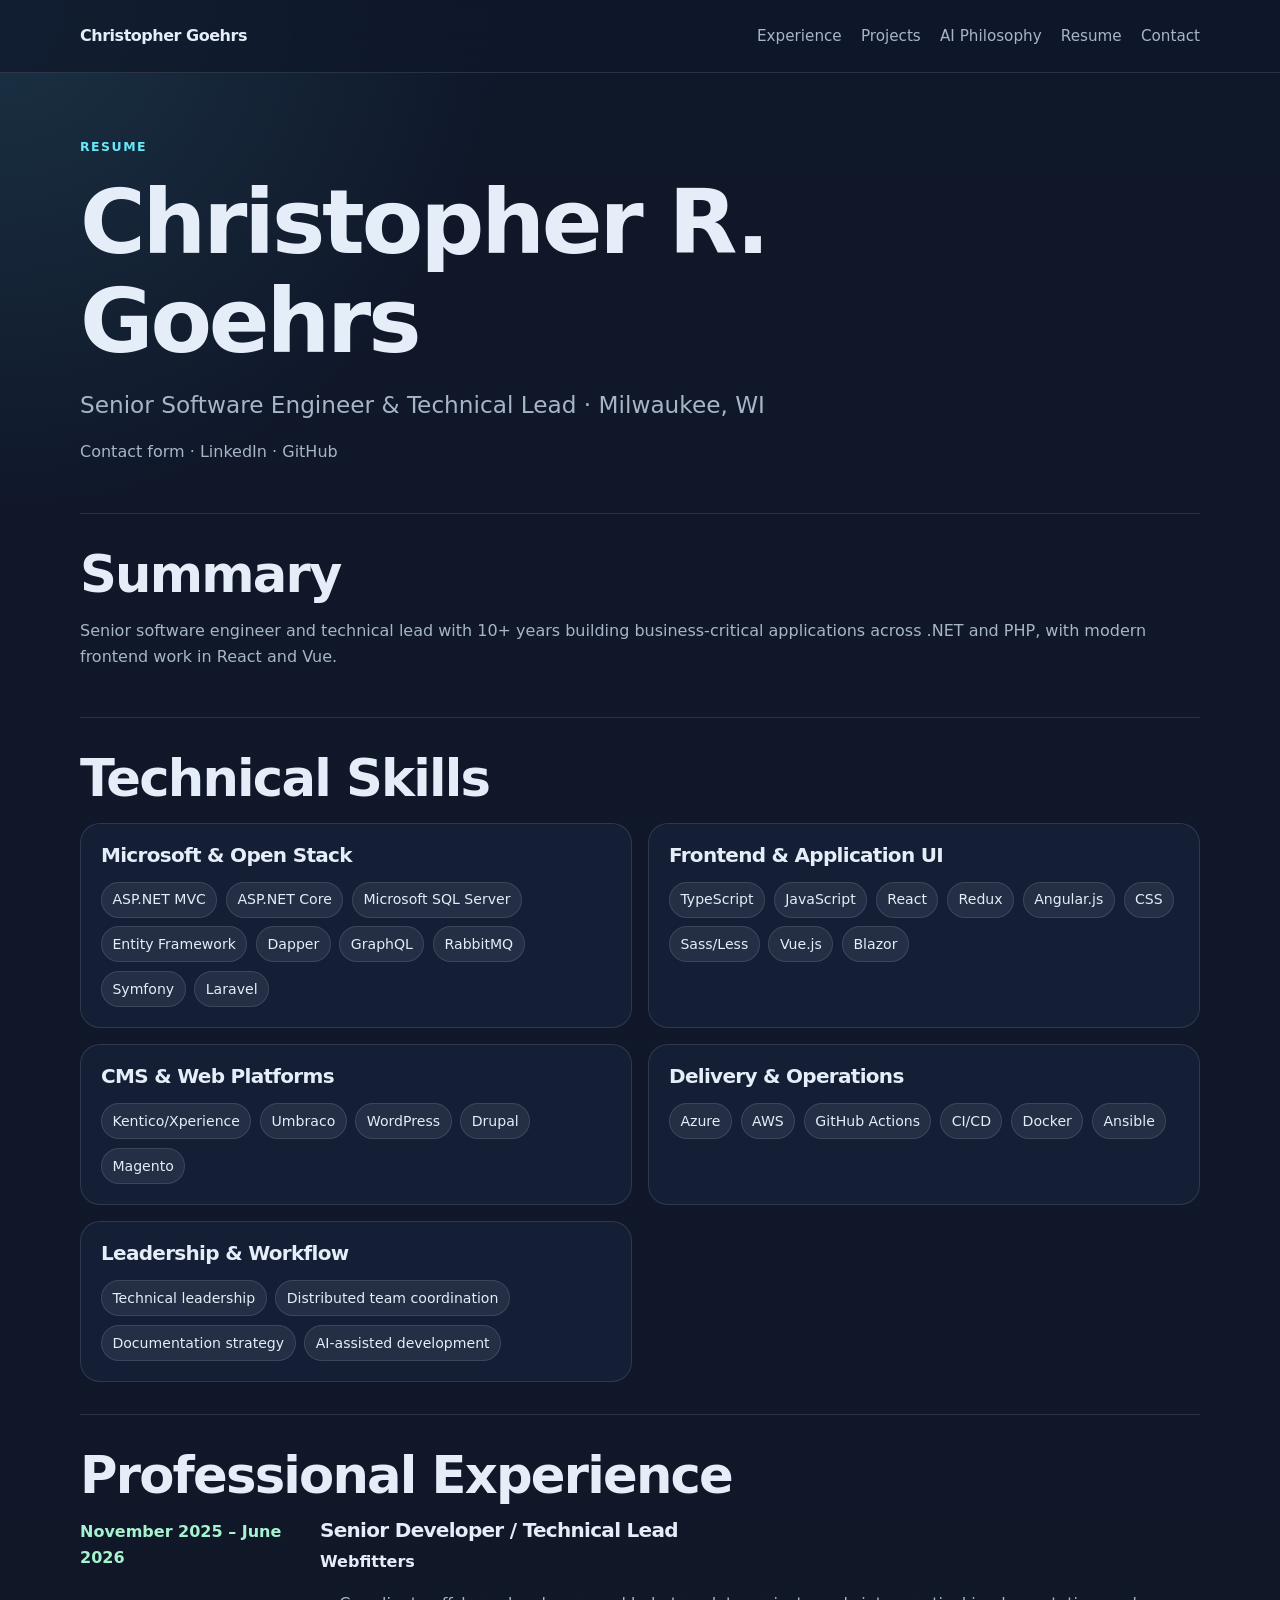
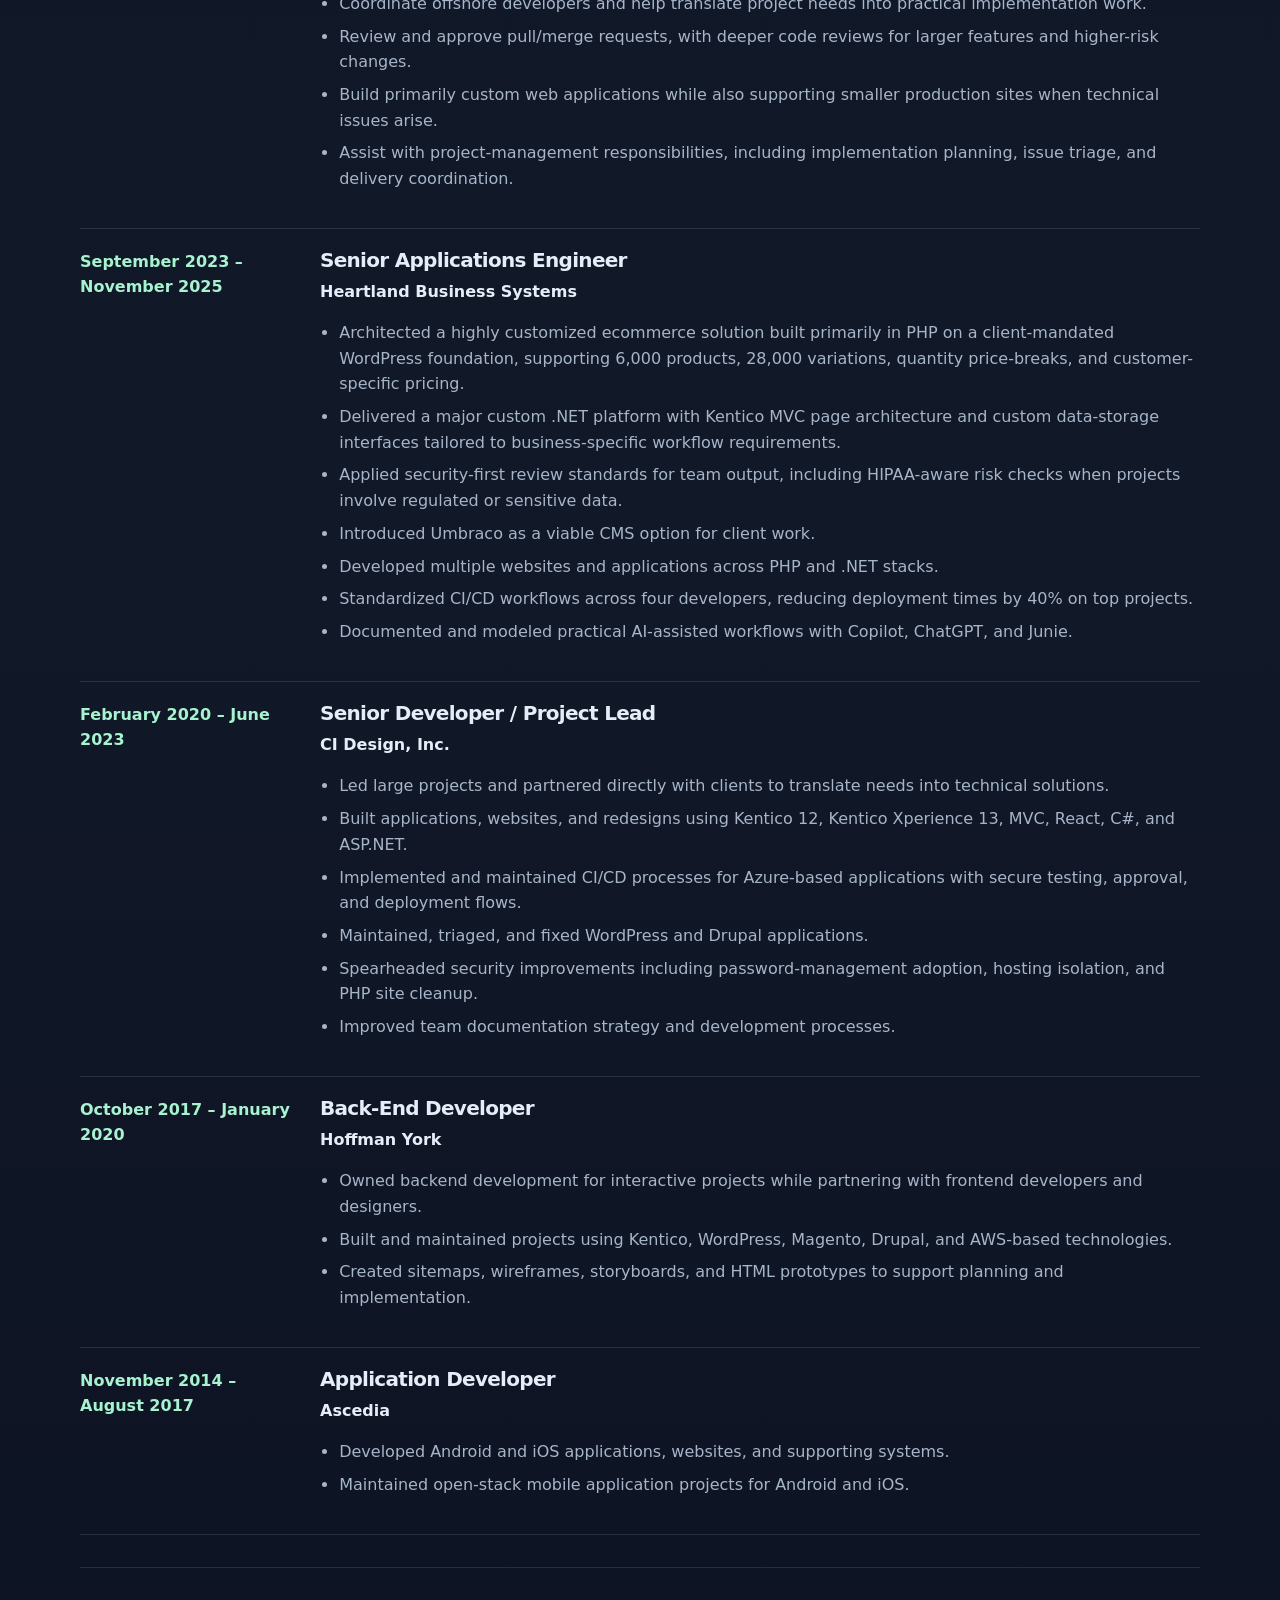
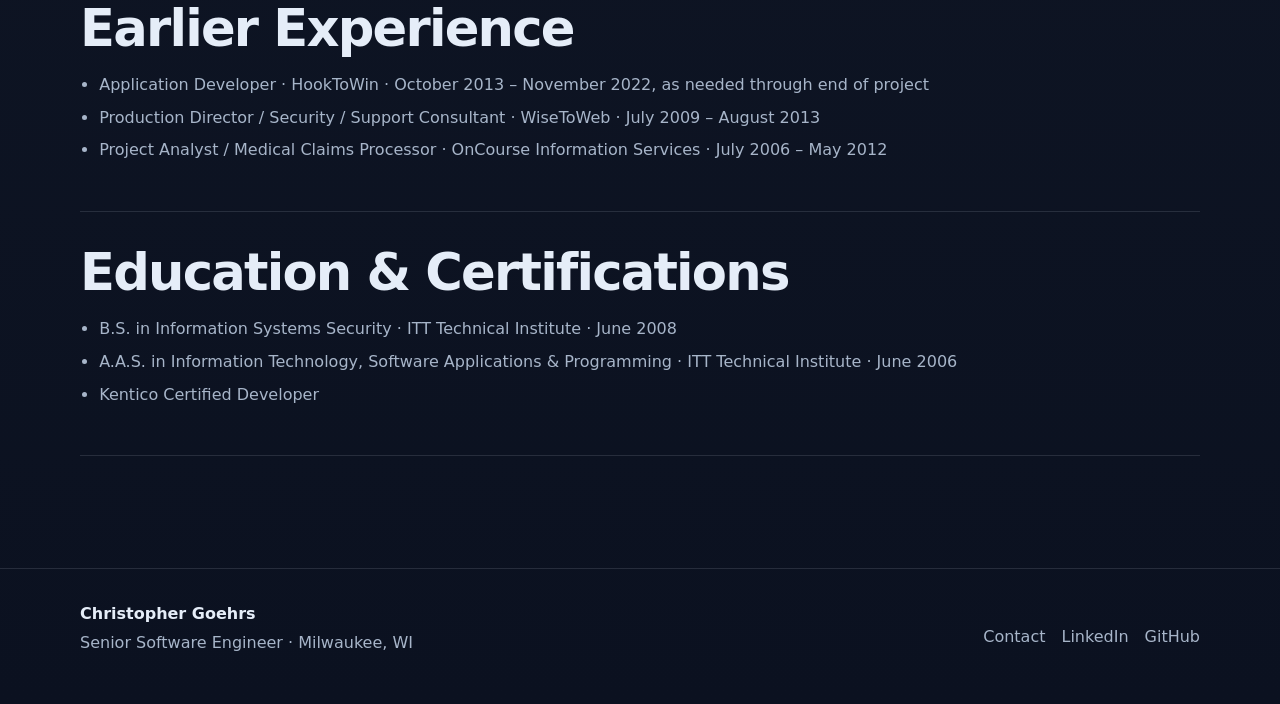
<file: resume/index.html>
<!DOCTYPE html><html lang="en"> <head><meta charset="UTF-8"><meta name="viewport" content="width=device-width, initial-scale=1"><meta name="generator" content="Astro v6.4.4"><title>Resume — Christopher Goehrs</title><meta name="description" content="Resume of Christopher Goehrs, senior software engineer and technical lead: 10+ years across .NET, PHP, React, and CMS platforms, with experience, skills, education, and certifications."><meta name="author" content="Christopher Goehrs"><meta name="robots" content="index, follow, max-image-preview:large, max-snippet:-1, max-video-preview:-1"><meta name="theme-color" content="#0f172a"><link rel="canonical" href="https://www.christophergoehrs.com/resume/"><!-- Icons --><link rel="icon" type="image/svg+xml" href="/favicon.svg"><link rel="icon" type="image/png" href="/favicon.png"><link rel="apple-touch-icon" href="/favicon.png"><!-- Open Graph --><meta property="og:type" content="website"><meta property="og:site_name" content="Christopher Goehrs"><meta property="og:title" content="Resume — Christopher Goehrs"><meta property="og:description" content="Resume of Christopher Goehrs, senior software engineer and technical lead: 10+ years across .NET, PHP, React, and CMS platforms, with experience, skills, education, and certifications."><meta property="og:url" content="https://www.christophergoehrs.com/resume/"><meta property="og:locale" content="en_US"><meta property="og:image" content="https://www.christophergoehrs.com/og.png"><meta property="og:image:width" content="1200"><meta property="og:image:height" content="630"><meta property="og:image:alt" content="Christopher Goehrs — Senior Software Engineer"><!-- Twitter / X --><meta name="twitter:card" content="summary_large_image"><meta name="twitter:title" content="Resume — Christopher Goehrs"><meta name="twitter:description" content="Resume of Christopher Goehrs, senior software engineer and technical lead: 10+ years across .NET, PHP, React, and CMS platforms, with experience, skills, education, and certifications."><meta name="twitter:image" content="https://www.christophergoehrs.com/og.png"><meta name="twitter:image:alt" content="Christopher Goehrs — Senior Software Engineer"><script type="application/ld+json">[{"@context":"https://schema.org","@type":"Person","name":"Christopher Goehrs","jobTitle":"Senior Software Engineer","url":"https://www.christophergoehrs.com/","image":"https://www.christophergoehrs.com/og.png","address":{"@type":"PostalAddress","addressLocality":"Milwaukee","addressRegion":"WI","addressCountry":"US"},"sameAs":["https://www.linkedin.com/in/christophergoehrs","https://github.com/chris-goehrs"]},{"@context":"https://schema.org","@type":"WebSite","name":"Christopher Goehrs","url":"https://www.christophergoehrs.com/","description":"Christopher Goehrs is a Milwaukee-based senior software engineer with 10+ years of experience across .NET, PHP, React, and CMS platforms — building business-critical applications and integrations."}]</script><style>:root{--bg: #0f172a;--bg-soft: #111c33;--surface: #17223b;--surface-2: #1d2a45;--text: #e5edf8;--muted: #a7b5c9;--faint: #718098;--accent: #67e8f9;--accent-2: #a7f3d0;--border: rgba(229, 237, 248, .12);--shadow: 0 24px 80px rgba(0, 0, 0, .28);--max-width: 1120px;color-scheme:dark;font-family:Inter,ui-sans-serif,system-ui,-apple-system,BlinkMacSystemFont,Segoe UI,sans-serif}*{box-sizing:border-box}html{scroll-behavior:smooth}body{margin:0;background:radial-gradient(circle at top left,rgba(103,232,249,.13),transparent 32rem),linear-gradient(180deg,#0f172a,#111827 55%,#0b1120);color:var(--text);line-height:1.6}a{color:inherit;text-decoration:none}a:hover{color:var(--accent)}p{color:var(--muted);margin:0 0 1rem}h1,h2,h3{line-height:1.1;margin:0 0 1rem;letter-spacing:-.035em}h1{font-size:clamp(2.8rem,7vw,5.8rem);max-width:980px}h2{font-size:clamp(2rem,4vw,3.4rem)}h3{font-size:1.25rem}ul{color:var(--muted);padding-left:1.2rem}li+li{margin-top:.45rem}.container{width:min(100% - 2rem,var(--max-width));margin-inline:auto}.skip-link{position:absolute;left:1rem;top:-10rem;padding:.75rem 1rem;background:var(--accent);color:#07111f;border-radius:.5rem;z-index:10}.skip-link:focus{top:1rem}.site-header{position:sticky;top:0;z-index:5;backdrop-filter:blur(20px);background:#0f172abd;border-bottom:1px solid var(--border)}.nav{display:flex;align-items:center;justify-content:space-between;min-height:72px;gap:1rem}.brand{font-weight:800;letter-spacing:-.03em}.nav-links{display:flex;align-items:center;gap:1.2rem;color:var(--muted);font-size:.95rem}.hero{padding:7rem 0 4rem}.hero-grid{display:grid;grid-template-columns:minmax(0,1.45fr) minmax(280px,.55fr);gap:3rem;align-items:end}.hero-kicker,.eyebrow{color:var(--accent);font-weight:800;text-transform:uppercase;letter-spacing:.12em;font-size:.78rem}.hero h1{font-size:clamp(2.2rem,5.5vw,4.4rem);max-width:18ch;text-wrap:balance}.hero-subtitle{font-size:clamp(1.15rem,2.2vw,1.45rem);max-width:760px}.hero-actions,.button-row{display:flex;gap:.9rem;flex-wrap:wrap;margin-top:2rem}.button{display:inline-flex;align-items:center;justify-content:center;padding:.85rem 1.1rem;border-radius:999px;background:var(--accent);color:#07111f;font-weight:800;border:1px solid transparent}.button.secondary{background:transparent;color:var(--text);border-color:var(--border)}.button:hover{color:#07111f;transform:translateY(-1px)}.button.secondary:hover{color:var(--accent);border-color:#67e8f980}.stat-card{background:#17223bd1;border:1px solid var(--border);border-radius:1.25rem;padding:1.35rem;box-shadow:var(--shadow)}.stat-card strong{display:block;font-size:2.2rem;line-height:1;letter-spacing:-.06em}.stat-card+.stat-card{margin-top:1rem}.section{padding:4rem 0}.section-header{max-width:760px;margin-bottom:2rem}.section-description{font-size:1.1rem}.grid-2{display:grid;grid-template-columns:repeat(2,minmax(0,1fr));gap:1rem}.grid-3{display:grid;grid-template-columns:repeat(3,minmax(0,1fr));gap:1rem}.card,.project-card,.skill-group,.callout{background:#17223bb8;border:1px solid var(--border);border-radius:1.25rem;padding:1.25rem}.card.highlight{background:linear-gradient(135deg,#67e8f91f,#a7f3d014)}.skill-grid{display:grid;grid-template-columns:repeat(2,minmax(0,1fr));gap:1rem}.tag-list{list-style:none;display:flex;flex-wrap:wrap;gap:.55rem;padding:0;margin:1rem 0 0}.tag-list li{margin:0;padding:.36rem .65rem;border-radius:999px;background:#e5edf814;color:var(--text);border:1px solid var(--border);font-size:.88rem}.tag-list.compact li{font-size:.78rem}.project-grid{display:grid;grid-template-columns:repeat(2,minmax(0,1fr));gap:1rem}.text-link{display:inline-flex;margin-top:1rem;font-weight:800;color:var(--accent)}.timeline{display:grid;gap:1.25rem}.timeline-item{display:grid;grid-template-columns:220px minmax(0,1fr);gap:1.25rem;padding-bottom:1.25rem;border-bottom:1px solid var(--border)}.timeline-meta{color:var(--accent-2);font-weight:700}.company{color:var(--text);font-weight:800;margin-top:-.5rem}.featured-clients{margin:0 0 1rem;padding:.8rem 1rem;border:1px solid var(--border);border-radius:.9rem;background:#17223b8a}.featured-clients-title{margin:0 0 .55rem;color:var(--accent);font-size:.78rem;font-weight:800;letter-spacing:.1em;text-transform:uppercase}.featured-client-list{margin:0;padding:0;list-style:none;display:flex;flex-wrap:wrap;gap:.5rem}.featured-client-list li{margin:0;padding:.22rem .6rem;border-radius:999px;border:1px solid var(--border);background:#e5edf80f;color:var(--text);font-size:.86rem}.resume-block{border-bottom:1px solid var(--border);padding:2rem 0}.resume-block:first-child{padding-top:0}.contact-panel{display:grid;gap:1rem;max-width:820px}.contact-form{display:grid;gap:1rem;padding:1.25rem;border:1px solid var(--border);border-radius:1rem;background:#17223bb8}.form-row{display:grid;gap:.45rem}.form-row label{color:var(--text);font-weight:700;font-size:.95rem}.form-row input,.form-row textarea{width:100%;padding:.75rem;border-radius:.7rem;border:1px solid var(--border);background:#0f172ac2;color:var(--text);font:inherit}.form-row textarea{resize:vertical}.form-row input:focus,.form-row textarea:focus{outline:2px solid rgba(103,232,249,.55);outline-offset:1px}.contact-links{display:grid;gap:1rem}.contact-link{display:flex;justify-content:space-between;gap:1rem;padding:1rem;border:1px solid var(--border);border-radius:1rem;background:#17223bb8}.contact-link span{color:var(--muted)}.visually-hidden{position:absolute;width:1px;height:1px;padding:0;margin:-1px;overflow:hidden;clip:rect(0,0,0,0);white-space:nowrap;border:0}.site-footer{border-top:1px solid var(--border);padding:2rem 0;margin-top:3rem}.footer-grid{display:flex;justify-content:space-between;gap:1rem;align-items:center}.footer-name{color:var(--text);font-weight:800;margin-bottom:.2rem}.footer-links{display:flex;gap:1rem;color:var(--muted)}@media(max-width:860px){.hero-grid,.grid-2,.grid-3,.skill-grid,.project-grid,.timeline-item{grid-template-columns:1fr}.nav{align-items:flex-start;flex-direction:column;padding:1rem 0}.nav-links{flex-wrap:wrap;gap:.75rem 1rem}.hero{padding-top:4rem}.footer-grid{align-items:flex-start;flex-direction:column}}@media print{.site-header,.site-footer,.hero-actions,.button-row{display:none}body{background:#fff;color:#111}p,ul,li{color:#333}.card,.project-card,.skill-group,.callout{border-color:#ddd;background:#fff}}
</style></head> <body> <a class="skip-link" href="#content">Skip to content</a> <header class="site-header"> <nav class="nav container" aria-label="Primary navigation"> <a class="brand" href="/">Christopher Goehrs</a> <div class="nav-links"> <a href="/experience/">Experience</a><a href="/projects/">Projects</a><a href="/ai-philosophy/">AI Philosophy</a><a href="/resume/">Resume</a><a href="/contact/">Contact</a> </div> </nav> </header> <main id="content">  <section class="section"> <div class="container"> <div class="resume-block"> <p class="eyebrow">Resume</p> <h1>Christopher R. Goehrs</h1> <p class="hero-subtitle">Senior Software Engineer & Technical Lead · Milwaukee, WI</p> <p> <a href="/contact/">Contact form</a> · <a href="https://www.linkedin.com/in/christophergoehrs">LinkedIn</a> · <a href="https://github.com/chris-goehrs">GitHub</a> </p> </div> <div class="resume-block"> <h2>Summary</h2> <p>
Senior software engineer and technical lead with 10+ years building business-critical applications across .NET and PHP, with modern frontend work in React and Vue.
</p> </div> <div class="resume-block"> <h2>Technical Skills</h2> <div class="skill-grid"> <section class="skill-group"> <h3>Microsoft &amp; Open Stack</h3> <ul class="tag-list"> <li>ASP.NET MVC</li><li>ASP.NET Core</li><li>Microsoft SQL Server</li><li>Entity Framework</li><li>Dapper</li><li>GraphQL</li><li>RabbitMQ</li><li>Symfony</li><li>Laravel</li> </ul> </section><section class="skill-group"> <h3>Frontend &amp; Application UI</h3> <ul class="tag-list"> <li>TypeScript</li><li>JavaScript</li><li>React</li><li>Redux</li><li>Angular.js</li><li>CSS</li><li>Sass/Less</li><li>Vue.js</li><li>Blazor</li> </ul> </section><section class="skill-group"> <h3>CMS &amp; Web Platforms</h3> <ul class="tag-list"> <li>Kentico/Xperience</li><li>Umbraco</li><li>WordPress</li><li>Drupal</li><li>Magento</li> </ul> </section><section class="skill-group"> <h3>Delivery &amp; Operations</h3> <ul class="tag-list"> <li>Azure</li><li>AWS</li><li>GitHub Actions</li><li>CI/CD</li><li>Docker</li><li>Ansible</li> </ul> </section><section class="skill-group"> <h3>Leadership &amp; Workflow</h3> <ul class="tag-list"> <li>Technical leadership</li><li>Distributed team coordination</li><li>Documentation strategy</li><li>AI-assisted development</li> </ul> </section> </div> </div> <div class="resume-block"> <h2>Professional Experience</h2> <div class="timeline"> <article class="timeline-item"> <div class="timeline-meta">November 2025 – June 2026</div> <div class="timeline-content"> <h3>Senior Developer / Technical Lead</h3> <p class="company">Webfitters</p> <ul> <li>Coordinate offshore developers and help translate project needs into practical implementation work.</li><li>Review and approve pull/merge requests, with deeper code reviews for larger features and higher-risk changes.</li><li>Build primarily custom web applications while also supporting smaller production sites when technical issues arise.</li><li>Assist with project-management responsibilities, including implementation planning, issue triage, and delivery coordination.</li> </ul> </div> </article><article class="timeline-item"> <div class="timeline-meta">September 2023 – November 2025</div> <div class="timeline-content"> <h3>Senior Applications Engineer</h3> <p class="company">Heartland Business Systems</p> <ul> <li>Architected a highly customized ecommerce solution built primarily in PHP on a client-mandated WordPress foundation, supporting 6,000 products, 28,000 variations, quantity price-breaks, and customer-specific pricing.</li><li>Delivered a major custom .NET platform with Kentico MVC page architecture and custom data-storage interfaces tailored to business-specific workflow requirements.</li><li>Applied security-first review standards for team output, including HIPAA-aware risk checks when projects involve regulated or sensitive data.</li><li>Introduced Umbraco as a viable CMS option for client work.</li><li>Developed multiple websites and applications across PHP and .NET stacks.</li><li>Standardized CI/CD workflows across four developers, reducing deployment times by 40% on top projects.</li><li>Documented and modeled practical AI-assisted workflows with Copilot, ChatGPT, and Junie.</li> </ul> </div> </article><article class="timeline-item"> <div class="timeline-meta">February 2020 – June 2023</div> <div class="timeline-content"> <h3>Senior Developer / Project Lead</h3> <p class="company">CI Design, Inc.</p> <ul> <li>Led large projects and partnered directly with clients to translate needs into technical solutions.</li><li>Built applications, websites, and redesigns using Kentico 12, Kentico Xperience 13, MVC, React, C#, and ASP.NET.</li><li>Implemented and maintained CI/CD processes for Azure-based applications with secure testing, approval, and deployment flows.</li><li>Maintained, triaged, and fixed WordPress and Drupal applications.</li><li>Spearheaded security improvements including password-management adoption, hosting isolation, and PHP site cleanup.</li><li>Improved team documentation strategy and development processes.</li> </ul> </div> </article><article class="timeline-item"> <div class="timeline-meta">October 2017 – January 2020</div> <div class="timeline-content"> <h3>Back-End Developer</h3> <p class="company">Hoffman York</p> <ul> <li>Owned backend development for interactive projects while partnering with frontend developers and designers.</li><li>Built and maintained projects using Kentico, WordPress, Magento, Drupal, and AWS-based technologies.</li><li>Created sitemaps, wireframes, storyboards, and HTML prototypes to support planning and implementation.</li> </ul> </div> </article><article class="timeline-item"> <div class="timeline-meta">November 2014 – August 2017</div> <div class="timeline-content"> <h3>Application Developer</h3> <p class="company">Ascedia</p> <ul> <li>Developed Android and iOS applications, websites, and supporting systems.</li><li>Maintained open-stack mobile application projects for Android and iOS.</li> </ul> </div> </article> </div> </div> <div class="resume-block"> <h2>Earlier Experience</h2> <ul> <li>Application Developer · HookToWin · October 2013 – November 2022, as needed through end of project</li> <li>Production Director / Security / Support Consultant · WiseToWeb · July 2009 – August 2013</li> <li>Project Analyst / Medical Claims Processor · OnCourse Information Services · July 2006 – May 2012</li> </ul> </div> <div class="resume-block"> <h2>Education & Certifications</h2> <ul> <li>B.S. in Information Systems Security · ITT Technical Institute · June 2008</li> <li>A.A.S. in Information Technology, Software Applications & Programming · ITT Technical Institute · June 2006</li> <li>Kentico Certified Developer</li> </ul> </div> </div> </section>  </main> <footer class="site-footer"> <div class="container footer-grid"> <div> <p class="footer-name">Christopher Goehrs</p> <p>Senior Software Engineer · Milwaukee, WI</p> </div> <div class="footer-links"> <a href="/contact/">Contact</a> <a href="https://www.linkedin.com/in/christophergoehrs">LinkedIn</a> <a href="https://github.com/chris-goehrs">GitHub</a> </div> </div> </footer> <!-- Cloudflare Web Analytics --> <script defer src="https://static.cloudflareinsights.com/beacon.min.js" data-cf-beacon="{&quot;token&quot;: &quot;e074c4841d0c48ebb62744254d45842e&quot;}"></script> <!-- End Cloudflare Web Analytics --> </body></html>
</file>
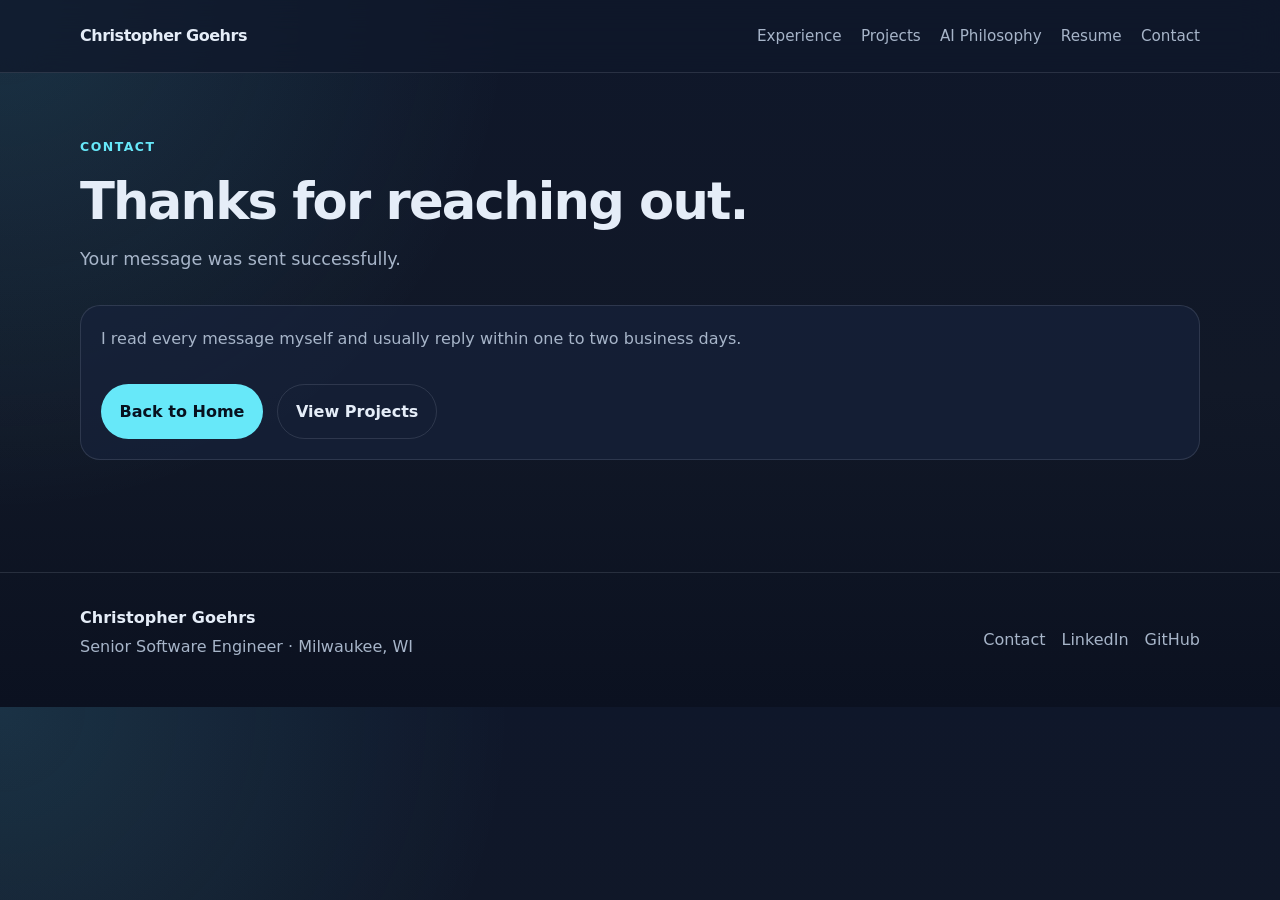
<file: contact/thank-you/index.html>
<!DOCTYPE html><html lang="en"> <head><meta charset="UTF-8"><meta name="viewport" content="width=device-width, initial-scale=1"><meta name="generator" content="Astro v6.4.4"><title>Thank You — Christopher Goehrs</title><meta name="description" content="Your message to Christopher Goehrs was sent successfully."><meta name="author" content="Christopher Goehrs"><meta name="robots" content="noindex, nofollow"><meta name="theme-color" content="#0f172a"><link rel="canonical" href="https://www.christophergoehrs.com/contact/thank-you/"><!-- Icons --><link rel="icon" type="image/svg+xml" href="/favicon.svg"><link rel="icon" type="image/png" href="/favicon.png"><link rel="apple-touch-icon" href="/favicon.png"><!-- Open Graph --><meta property="og:type" content="website"><meta property="og:site_name" content="Christopher Goehrs"><meta property="og:title" content="Thank You — Christopher Goehrs"><meta property="og:description" content="Your message to Christopher Goehrs was sent successfully."><meta property="og:url" content="https://www.christophergoehrs.com/contact/thank-you/"><meta property="og:locale" content="en_US"><meta property="og:image" content="https://www.christophergoehrs.com/og.png"><meta property="og:image:width" content="1200"><meta property="og:image:height" content="630"><meta property="og:image:alt" content="Christopher Goehrs — Senior Software Engineer"><!-- Twitter / X --><meta name="twitter:card" content="summary_large_image"><meta name="twitter:title" content="Thank You — Christopher Goehrs"><meta name="twitter:description" content="Your message to Christopher Goehrs was sent successfully."><meta name="twitter:image" content="https://www.christophergoehrs.com/og.png"><meta name="twitter:image:alt" content="Christopher Goehrs — Senior Software Engineer"><script type="application/ld+json">[{"@context":"https://schema.org","@type":"Person","name":"Christopher Goehrs","jobTitle":"Senior Software Engineer","url":"https://www.christophergoehrs.com/","image":"https://www.christophergoehrs.com/og.png","address":{"@type":"PostalAddress","addressLocality":"Milwaukee","addressRegion":"WI","addressCountry":"US"},"sameAs":["https://www.linkedin.com/in/christophergoehrs","https://github.com/chris-goehrs"]},{"@context":"https://schema.org","@type":"WebSite","name":"Christopher Goehrs","url":"https://www.christophergoehrs.com/","description":"Christopher Goehrs is a Milwaukee-based senior software engineer with 10+ years of experience across .NET, PHP, React, and CMS platforms — building business-critical applications and integrations."}]</script><style>:root{--bg: #0f172a;--bg-soft: #111c33;--surface: #17223b;--surface-2: #1d2a45;--text: #e5edf8;--muted: #a7b5c9;--faint: #718098;--accent: #67e8f9;--accent-2: #a7f3d0;--border: rgba(229, 237, 248, .12);--shadow: 0 24px 80px rgba(0, 0, 0, .28);--max-width: 1120px;color-scheme:dark;font-family:Inter,ui-sans-serif,system-ui,-apple-system,BlinkMacSystemFont,Segoe UI,sans-serif}*{box-sizing:border-box}html{scroll-behavior:smooth}body{margin:0;background:radial-gradient(circle at top left,rgba(103,232,249,.13),transparent 32rem),linear-gradient(180deg,#0f172a,#111827 55%,#0b1120);color:var(--text);line-height:1.6}a{color:inherit;text-decoration:none}a:hover{color:var(--accent)}p{color:var(--muted);margin:0 0 1rem}h1,h2,h3{line-height:1.1;margin:0 0 1rem;letter-spacing:-.035em}h1{font-size:clamp(2.8rem,7vw,5.8rem);max-width:980px}h2{font-size:clamp(2rem,4vw,3.4rem)}h3{font-size:1.25rem}ul{color:var(--muted);padding-left:1.2rem}li+li{margin-top:.45rem}.container{width:min(100% - 2rem,var(--max-width));margin-inline:auto}.skip-link{position:absolute;left:1rem;top:-10rem;padding:.75rem 1rem;background:var(--accent);color:#07111f;border-radius:.5rem;z-index:10}.skip-link:focus{top:1rem}.site-header{position:sticky;top:0;z-index:5;backdrop-filter:blur(20px);background:#0f172abd;border-bottom:1px solid var(--border)}.nav{display:flex;align-items:center;justify-content:space-between;min-height:72px;gap:1rem}.brand{font-weight:800;letter-spacing:-.03em}.nav-links{display:flex;align-items:center;gap:1.2rem;color:var(--muted);font-size:.95rem}.hero{padding:7rem 0 4rem}.hero-grid{display:grid;grid-template-columns:minmax(0,1.45fr) minmax(280px,.55fr);gap:3rem;align-items:end}.hero-kicker,.eyebrow{color:var(--accent);font-weight:800;text-transform:uppercase;letter-spacing:.12em;font-size:.78rem}.hero h1{font-size:clamp(2.2rem,5.5vw,4.4rem);max-width:18ch;text-wrap:balance}.hero-subtitle{font-size:clamp(1.15rem,2.2vw,1.45rem);max-width:760px}.hero-actions,.button-row{display:flex;gap:.9rem;flex-wrap:wrap;margin-top:2rem}.button{display:inline-flex;align-items:center;justify-content:center;padding:.85rem 1.1rem;border-radius:999px;background:var(--accent);color:#07111f;font-weight:800;border:1px solid transparent}.button.secondary{background:transparent;color:var(--text);border-color:var(--border)}.button:hover{color:#07111f;transform:translateY(-1px)}.button.secondary:hover{color:var(--accent);border-color:#67e8f980}.stat-card{background:#17223bd1;border:1px solid var(--border);border-radius:1.25rem;padding:1.35rem;box-shadow:var(--shadow)}.stat-card strong{display:block;font-size:2.2rem;line-height:1;letter-spacing:-.06em}.stat-card+.stat-card{margin-top:1rem}.section{padding:4rem 0}.section-header{max-width:760px;margin-bottom:2rem}.section-description{font-size:1.1rem}.grid-2{display:grid;grid-template-columns:repeat(2,minmax(0,1fr));gap:1rem}.grid-3{display:grid;grid-template-columns:repeat(3,minmax(0,1fr));gap:1rem}.card,.project-card,.skill-group,.callout{background:#17223bb8;border:1px solid var(--border);border-radius:1.25rem;padding:1.25rem}.card.highlight{background:linear-gradient(135deg,#67e8f91f,#a7f3d014)}.skill-grid{display:grid;grid-template-columns:repeat(2,minmax(0,1fr));gap:1rem}.tag-list{list-style:none;display:flex;flex-wrap:wrap;gap:.55rem;padding:0;margin:1rem 0 0}.tag-list li{margin:0;padding:.36rem .65rem;border-radius:999px;background:#e5edf814;color:var(--text);border:1px solid var(--border);font-size:.88rem}.tag-list.compact li{font-size:.78rem}.project-grid{display:grid;grid-template-columns:repeat(2,minmax(0,1fr));gap:1rem}.text-link{display:inline-flex;margin-top:1rem;font-weight:800;color:var(--accent)}.timeline{display:grid;gap:1.25rem}.timeline-item{display:grid;grid-template-columns:220px minmax(0,1fr);gap:1.25rem;padding-bottom:1.25rem;border-bottom:1px solid var(--border)}.timeline-meta{color:var(--accent-2);font-weight:700}.company{color:var(--text);font-weight:800;margin-top:-.5rem}.featured-clients{margin:0 0 1rem;padding:.8rem 1rem;border:1px solid var(--border);border-radius:.9rem;background:#17223b8a}.featured-clients-title{margin:0 0 .55rem;color:var(--accent);font-size:.78rem;font-weight:800;letter-spacing:.1em;text-transform:uppercase}.featured-client-list{margin:0;padding:0;list-style:none;display:flex;flex-wrap:wrap;gap:.5rem}.featured-client-list li{margin:0;padding:.22rem .6rem;border-radius:999px;border:1px solid var(--border);background:#e5edf80f;color:var(--text);font-size:.86rem}.resume-block{border-bottom:1px solid var(--border);padding:2rem 0}.resume-block:first-child{padding-top:0}.contact-panel{display:grid;gap:1rem;max-width:820px}.contact-form{display:grid;gap:1rem;padding:1.25rem;border:1px solid var(--border);border-radius:1rem;background:#17223bb8}.form-row{display:grid;gap:.45rem}.form-row label{color:var(--text);font-weight:700;font-size:.95rem}.form-row input,.form-row textarea{width:100%;padding:.75rem;border-radius:.7rem;border:1px solid var(--border);background:#0f172ac2;color:var(--text);font:inherit}.form-row textarea{resize:vertical}.form-row input:focus,.form-row textarea:focus{outline:2px solid rgba(103,232,249,.55);outline-offset:1px}.contact-links{display:grid;gap:1rem}.contact-link{display:flex;justify-content:space-between;gap:1rem;padding:1rem;border:1px solid var(--border);border-radius:1rem;background:#17223bb8}.contact-link span{color:var(--muted)}.visually-hidden{position:absolute;width:1px;height:1px;padding:0;margin:-1px;overflow:hidden;clip:rect(0,0,0,0);white-space:nowrap;border:0}.site-footer{border-top:1px solid var(--border);padding:2rem 0;margin-top:3rem}.footer-grid{display:flex;justify-content:space-between;gap:1rem;align-items:center}.footer-name{color:var(--text);font-weight:800;margin-bottom:.2rem}.footer-links{display:flex;gap:1rem;color:var(--muted)}@media(max-width:860px){.hero-grid,.grid-2,.grid-3,.skill-grid,.project-grid,.timeline-item{grid-template-columns:1fr}.nav{align-items:flex-start;flex-direction:column;padding:1rem 0}.nav-links{flex-wrap:wrap;gap:.75rem 1rem}.hero{padding-top:4rem}.footer-grid{align-items:flex-start;flex-direction:column}}@media print{.site-header,.site-footer,.hero-actions,.button-row{display:none}body{background:#fff;color:#111}p,ul,li{color:#333}.card,.project-card,.skill-group,.callout{border-color:#ddd;background:#fff}}
</style></head> <body> <a class="skip-link" href="#content">Skip to content</a> <header class="site-header"> <nav class="nav container" aria-label="Primary navigation"> <a class="brand" href="/">Christopher Goehrs</a> <div class="nav-links"> <a href="/experience/">Experience</a><a href="/projects/">Projects</a><a href="/ai-philosophy/">AI Philosophy</a><a href="/resume/">Resume</a><a href="/contact/">Contact</a> </div> </nav> </header> <main id="content">  <section class="section"> <div class="container"> <div class="section-header"> <p class="eyebrow">Contact</p> <h2>Thanks for reaching out.</h2> <p class="section-description">Your message was sent successfully.</p> </div> <div class="callout"> <p>I read every message myself and usually reply within one to two business days.</p> <div class="button-row"> <a class="button" href="/">Back to Home</a> <a class="button secondary" href="/projects/">View Projects</a> </div> </div> </div> </section>  </main> <footer class="site-footer"> <div class="container footer-grid"> <div> <p class="footer-name">Christopher Goehrs</p> <p>Senior Software Engineer · Milwaukee, WI</p> </div> <div class="footer-links"> <a href="/contact/">Contact</a> <a href="https://www.linkedin.com/in/christophergoehrs">LinkedIn</a> <a href="https://github.com/chris-goehrs">GitHub</a> </div> </div> </footer> <!-- Cloudflare Web Analytics --> <script defer src="https://static.cloudflareinsights.com/beacon.min.js" data-cf-beacon="{&quot;token&quot;: &quot;e074c4841d0c48ebb62744254d45842e&quot;}"></script> <!-- End Cloudflare Web Analytics --> </body></html>
</file>
